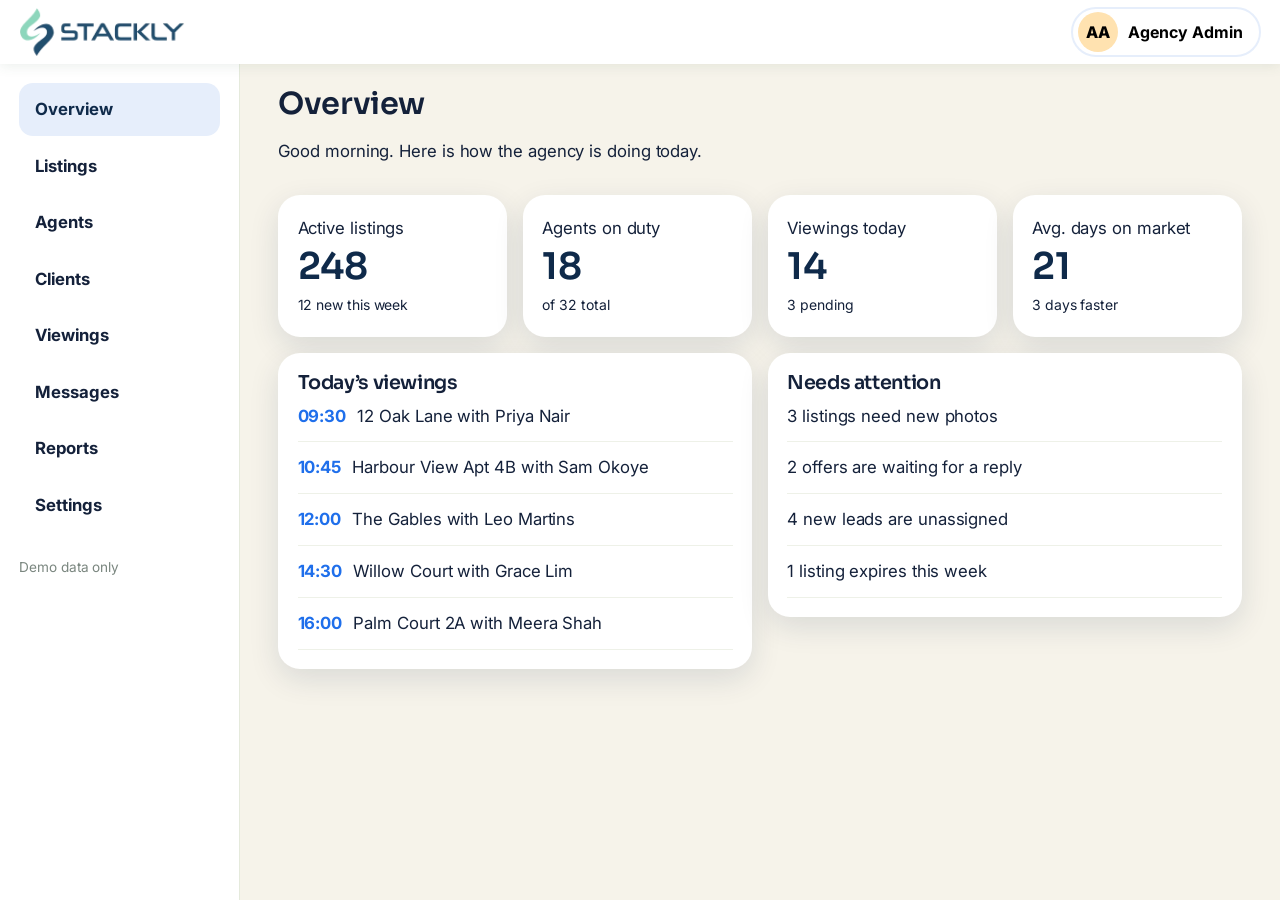
<file: admin-dashboard.html>
<!doctype html>
<html lang="en">
  <head>
    <meta charset="utf-8" />
    <meta name="viewport" content="width=device-width, initial-scale=1" />
    <title>Admin dashboard | Property Listings</title>
    <!-- Fonts -->
    <link rel="preconnect" href="https://fonts.googleapis.com" />
    <link rel="preconnect" href="https://fonts.gstatic.com" crossorigin />
    <link
      rel="stylesheet"
      href="https://fonts.googleapis.com/css2?family=Sora:wght@600;700&family=Inter:wght@400;600;700&display=swap"
    />
    <!-- Stylesheets -->
    <link rel="stylesheet" href="css/styles.css" />
    <link rel="stylesheet" href="css/animations.css" />
    <link rel="stylesheet" href="css/dashboard.css" />
  </head>
  <body class="dash admin">
    <!-- Top bar: logo and profile only -->
    <header class="dtop">
      <div class="dl">
        <button
          class="dmenu"
          id="dm"
          aria-label="Open menu"
          aria-expanded="false"
          aria-controls="side"
        >
          Menu
        </button>
        <a href="index.html"><img src="assets/logo/logo.webp" alt="Property Listings, home" /></a>
      </div>
      <div class="prof">
        <button id="pbtn" aria-expanded="false" aria-controls="pmenu">
          <span class="av">AA</span>
          Agency Admin
        </button>
        <div id="pmenu" hidden><a href="login.html">Log out</a></div>
      </div>
    </header>
    <div class="dbody">
      <!-- Left menu -->
      <aside id="side">
        <nav aria-label="Dashboard menu">
          <a href="#overview" data-view="overview">Overview</a>
          <a href="#listings" data-view="listings">Listings</a>
          <a href="#agents" data-view="agents">Agents</a>
          <a href="#clients" data-view="clients">Clients</a>
          <a href="#viewings" data-view="viewings">Viewings</a>
          <a href="#messages" data-view="messages">Messages</a>
          <a href="#reports" data-view="reports">Reports</a>
          <a href="#settings" data-view="settings">Settings</a>
        </nav>
        <p class="side-note">Demo data only</p>
      </aside>
      <!-- Page content: one view is shown at a time -->
      <main>
        <!-- ===== View: Overview ===== -->
        <section class="view" id="v-overview">
          <h2 tabindex="-1">Overview</h2>
          <p class="lead">Good morning. Here is how the agency is doing today.</p>
          <div class="stat-grid">
            <div class="stat">
              <span>Active listings</span>
              <b>248</b>
              <small>12 new this week</small>
            </div>
            <div class="stat">
              <span>Agents on duty</span>
              <b>18</b>
              <small>of 32 total</small>
            </div>
            <div class="stat">
              <span>Viewings today</span>
              <b>14</b>
              <small>3 pending</small>
            </div>
            <div class="stat">
              <span>Avg. days on market</span>
              <b>21</b>
              <small>3 days faster</small>
            </div>
          </div>
          <div class="two">
            <div class="panel">
              <h3>Today’s viewings</h3>
              <ul class="feed">
                <li>
                  <b>09:30</b>
                  12 Oak Lane with Priya Nair
                </li>
                <li>
                  <b>10:45</b>
                  Harbour View Apt 4B with Sam Okoye
                </li>
                <li>
                  <b>12:00</b>
                  The Gables with Leo Martins
                </li>
                <li>
                  <b>14:30</b>
                  Willow Court with Grace Lim
                </li>
                <li>
                  <b>16:00</b>
                  Palm Court 2A with Meera Shah
                </li>
              </ul>
            </div>
            <div class="panel">
              <h3>Needs attention</h3>
              <ul class="feed">
                <li>3 listings need new photos</li>
                <li>2 offers are waiting for a reply</li>
                <li>4 new leads are unassigned</li>
                <li>1 listing expires this week</li>
              </ul>
            </div>
          </div>
        </section>
        <!-- ===== View: Listings ===== -->
        <section class="view" id="v-listings" hidden>
          <h2 tabindex="-1">Listings</h2>
          <div class="cards" id="svcs">
            <div class="panel">
              <h3>12 Oak Lane, Austin</h3>
              <p>4 bd house, $785,000</p>
              <button class="btn btn-ghost sm sw" aria-pressed="true">Active</button>
            </div>
            <div class="panel">
              <h3>Harbour View Apt 4B, Miami</h3>
              <p>2 bd apartment, $4,800/mo</p>
              <button class="btn btn-ghost sm sw" aria-pressed="true">Active</button>
            </div>
            <div class="panel">
              <h3>The Gables, Denver</h3>
              <p>5 bd villa, $1,250,000</p>
              <button class="btn btn-ghost sm sw" aria-pressed="true">Active</button>
            </div>
            <div class="panel">
              <h3>Willow Court, Chicago</h3>
              <p>3 bd townhouse, $540,000</p>
              <button class="btn btn-ghost sm sw" aria-pressed="true">Active</button>
            </div>
          </div>
          <form class="panel" id="addsvc" novalidate style="margin-top: 1rem">
            <h3>Add a listing</h3>
            <div class="field">
              <label for="sn">Listing title</label>
              <input id="sn" />
              <p class="err" id="sn-err" role="alert"></p>
            </div>
            <button class="btn btn-primary sm" type="submit">Add listing</button>
          </form>
        </section>
        <!-- ===== View: Agents ===== -->
        <section class="view" id="v-agents" hidden>
          <h2 tabindex="-1">Agents</h2>
          <div class="fchips" data-target=".cg" role="group" aria-label="Filter agents">
            <button class="fbtn" data-f="all" aria-pressed="true">All</button>
            <button class="fbtn" data-f="avail" aria-pressed="false">Available</button>
            <button class="fbtn" data-f="shift" aria-pressed="false">On a viewing</button>
            <button class="fbtn" data-f="off" aria-pressed="false">Off today</button>
          </div>
          <div class="cards">
            <div class="panel cg" data-s="avail">
              <span class="av">P</span>
              <h3>Priya Nair</h3>
              <p>Senior agent</p>
              <span class="badge b-ok">Available</span>
            </div>
            <div class="panel cg" data-s="shift">
              <span class="av">S</span>
              <h3>Sam Okoye</h3>
              <p>Rentals specialist</p>
              <span class="badge b-wait">On a viewing</span>
            </div>
            <div class="panel cg" data-s="off">
              <span class="av">L</span>
              <h3>Leo Martins</h3>
              <p>Luxury homes</p>
              <span class="badge b-x">Off today</span>
            </div>
            <div class="panel cg" data-s="shift">
              <span class="av">M</span>
              <h3>Meera Shah</h3>
              <p>Valuations lead</p>
              <span class="badge b-wait">On a viewing</span>
            </div>
            <div class="panel cg" data-s="avail">
              <span class="av">G</span>
              <h3>Grace Lim</h3>
              <p>New homes</p>
              <span class="badge b-ok">Available</span>
            </div>
            <div class="panel cg" data-s="avail">
              <span class="av">D</span>
              <h3>Daniel Reyes</h3>
              <p>Investment advisor</p>
              <span class="badge b-ok">Available</span>
            </div>
          </div>
        </section>
        <!-- ===== View: Clients ===== -->
        <section class="view" id="v-clients" hidden>
          <h2 tabindex="-1">Clients</h2>
          <div class="tools">
            <label class="sr" for="cq">Search clients</label>
            <input id="cq" type="search" data-search="clients" placeholder="Search clients" />
          </div>
          <div class="panel tbl">
            <table id="clients">
              <thead>
                <tr>
                  <th>Client</th>
                  <th>Budget</th>
                  <th>Looking for</th>
                  <th>Agent</th>
                  <th>Lead</th>
                </tr>
              </thead>
              <tbody>
                <tr>
                  <td>Rahul Kumar</td>
                  <td>$600k</td>
                  <td>3 bd house, Austin</td>
                  <td>Priya Nair</td>
                  <td><span class="badge b-x">Hot</span></td>
                </tr>
                <tr>
                  <td>Jenna Lopez</td>
                  <td>$3.5k/mo</td>
                  <td>2 bd apartment</td>
                  <td>Sam Okoye</td>
                  <td><span class="badge b-wait">Warm</span></td>
                </tr>
                <tr>
                  <td>Marco Pinto</td>
                  <td>$1.1m</td>
                  <td>Villa, Miami</td>
                  <td>Leo Martins</td>
                  <td><span class="badge b-x">Hot</span></td>
                </tr>
                <tr>
                  <td>Aisha Khan</td>
                  <td>$450k</td>
                  <td>Condo, Chicago</td>
                  <td>Grace Lim</td>
                  <td><span class="badge b-ok">New</span></td>
                </tr>
                <tr>
                  <td>Tom Becker</td>
                  <td>$900k</td>
                  <td>Family home, Denver</td>
                  <td>Priya Nair</td>
                  <td><span class="badge b-wait">Warm</span></td>
                </tr>
                <tr>
                  <td>Lena Fischer</td>
                  <td>$2.8k/mo</td>
                  <td>Studio</td>
                  <td>Sam Okoye</td>
                  <td><span class="badge b-ok">New</span></td>
                </tr>
              </tbody>
            </table>
          </div>
        </section>
        <!-- ===== View: Viewings ===== -->
        <section class="view" id="v-viewings" hidden>
          <h2 tabindex="-1">Viewings</h2>
          <div class="tools">
            <label class="sr" for="aq">Search viewings</label>
            <input
              id="aq"
              type="search"
              data-search="appt"
              placeholder="Search client, property or agent"
            />
            <label class="sr" for="af">Filter by status</label>
            <select id="af" data-sel="appt">
              <option value="">All statuses</option>
              <option value="ok">Confirmed</option>
              <option value="wait">Pending</option>
              <option value="x">Cancelled</option>
            </select>
          </div>
          <div class="panel tbl">
            <table id="appt">
              <thead>
                <tr>
                  <th>Client</th>
                  <th>Property</th>
                  <th>Agent</th>
                  <th>Time</th>
                  <th>Status</th>
                  <th>Action</th>
                </tr>
              </thead>
              <tbody>
                <tr data-s="ok">
                  <td>Rahul Kumar</td>
                  <td>12 Oak Lane</td>
                  <td>Priya Nair</td>
                  <td>09:30</td>
                  <td><span class="badge b-ok">Confirmed</span></td>
                  <td><button class="btn btn-ghost sm tog">Change status</button></td>
                </tr>
                <tr data-s="wait">
                  <td>Jenna Lopez</td>
                  <td>Harbour View 4B</td>
                  <td>Sam Okoye</td>
                  <td>10:45</td>
                  <td><span class="badge b-wait">Pending</span></td>
                  <td><button class="btn btn-ghost sm tog">Change status</button></td>
                </tr>
                <tr data-s="ok">
                  <td>Marco Pinto</td>
                  <td>The Gables</td>
                  <td>Leo Martins</td>
                  <td>12:00</td>
                  <td><span class="badge b-ok">Confirmed</span></td>
                  <td><button class="btn btn-ghost sm tog">Change status</button></td>
                </tr>
                <tr data-s="x">
                  <td>Aisha Khan</td>
                  <td>Willow Court</td>
                  <td>Grace Lim</td>
                  <td>14:30</td>
                  <td><span class="badge b-x">Cancelled</span></td>
                  <td><button class="btn btn-ghost sm tog">Change status</button></td>
                </tr>
                <tr data-s="wait">
                  <td>Tom Becker</td>
                  <td>Palm Court 2A</td>
                  <td>Meera Shah</td>
                  <td>16:00</td>
                  <td><span class="badge b-wait">Pending</span></td>
                  <td><button class="btn btn-ghost sm tog">Change status</button></td>
                </tr>
              </tbody>
            </table>
          </div>
        </section>
        <!-- ===== View: Messages ===== -->
        <section class="view" id="v-messages" hidden>
          <h2 tabindex="-1">Messages</h2>
          <div class="mail">
            <ul class="inbox">
              <li>
                <button
                  type="button"
                  class="unread"
                  data-from="Sarah W."
                  data-body="Can I book a second viewing of 12 Oak Lane this weekend? My partner could not attend."
                >
                  <b>Sarah W.</b>
                  <span>Can I book a second viewing of 12 …</span>
                </button>
              </li>
              <li>
                <button
                  type="button"
                  class="unread"
                  data-from="Dr. Mehta"
                  data-body="Please send the survey report for Willow Court before Friday. We are ready to make an offer."
                >
                  <b>Dr. Mehta</b>
                  <span>Please send the survey report for …</span>
                </button>
              </li>
              <li>
                <button
                  type="button"
                  class=""
                  data-from="Tom B."
                  data-body="Thank you for the smooth sale. We handed over the keys this morning!"
                >
                  <b>Tom B.</b>
                  <span>Thank you for the smooth sale. We …</span>
                </button>
              </li>
            </ul>
            <div class="panel" id="mview">
              <p id="mhint">Select a message to read it.</p>
              <div id="mopen" hidden>
                <h3 id="mfrom"></h3>
                <p id="mbody"></p>
                <form id="reply" novalidate>
                  <div class="field">
                    <label for="rt">Reply</label>
                    <textarea id="rt" rows="3"></textarea>
                  </div>
                  <button class="btn btn-primary sm" type="submit">Send reply</button>
                  <p class="form-ok" id="rok" role="status" hidden>Reply sent (demo).</p>
                </form>
              </div>
            </div>
          </div>
        </section>
        <!-- ===== View: Reports ===== -->
        <section class="view" id="v-reports" hidden>
          <h2 tabindex="-1">Reports</h2>
          <div class="two">
            <div class="panel">
              <h3>Viewings this week</h3>
              <svg
                class="bars"
                data-v="14,19,11,24,17,22,9"
                data-l="Mon,Tue,Wed,Thu,Fri,Sat,Sun"
                viewBox="0 0 430 185"
                role="img"
                aria-label="Bar chart of viewings per weekday"
              ></svg>
            </div>
            <div class="panel">
              <h3>Listings by type</h3>
              <p>Houses (42%)</p>
              <div
                class="bar"
                role="progressbar"
                aria-label="Houses"
                aria-valuenow="42"
                aria-valuemin="0"
                aria-valuemax="100"
              >
                <i data-p="42"></i>
              </div>
              <p>Apartments (31%)</p>
              <div
                class="bar"
                role="progressbar"
                aria-label="Apartments"
                aria-valuenow="31"
                aria-valuemin="0"
                aria-valuemax="100"
              >
                <i data-p="31"></i>
              </div>
              <p>Villas (15%)</p>
              <div
                class="bar"
                role="progressbar"
                aria-label="Villas"
                aria-valuenow="15"
                aria-valuemin="0"
                aria-valuemax="100"
              >
                <i data-p="15"></i>
              </div>
              <p>Land (12%)</p>
              <div
                class="bar"
                role="progressbar"
                aria-label="Land"
                aria-valuenow="12"
                aria-valuemin="0"
                aria-valuemax="100"
              >
                <i data-p="12"></i>
              </div>
              <button class="btn btn-primary sm" id="exp">Download viewings CSV</button>
            </div>
          </div>
        </section>
        <!-- ===== View: Settings ===== -->
        <section class="view" id="v-settings" hidden>
          <h2 tabindex="-1">Settings</h2>
          <form class="panel" data-validate data-ok="Profile saved (demo only)." novalidate>
            <div class="row2">
              <div class="field">
                <label for="fn">First name</label>
                <input id="fn" value="Agency" data-v="name" data-label="First name" />
                <p class="err" id="fn-err" role="alert"></p>
              </div>
              <div class="field">
                <label for="ln">Last name</label>
                <input id="ln" value="Admin" data-v="name" data-label="Last name" />
                <p class="err" id="ln-err" role="alert"></p>
              </div>
            </div>
            <div class="field">
              <label for="em">Email</label>
              <input id="em" value="admin@propertylistings.example" type="email" data-v="email" />
              <p class="err" id="em-err" role="alert"></p>
            </div>
            <h3>Notifications</h3>
            <p>
              Alerts for new leads
              <button type="button" class="btn btn-ghost sm sw" aria-pressed="true">On</button>
            </p>
            <p>
              Weekly market report
              <button type="button" class="btn btn-ghost sm sw" aria-pressed="false">Off</button>
            </p>
            <button class="btn btn-primary" type="submit">Save changes</button>
            <p class="form-ok" role="status" hidden></p>
          </form>
        </section>
      </main>
    </div>
    <!-- Scripts -->
    <script src="js/validation.js"></script>
    <script src="js/dashboard.js"></script>
  </body>
</html>
</file>
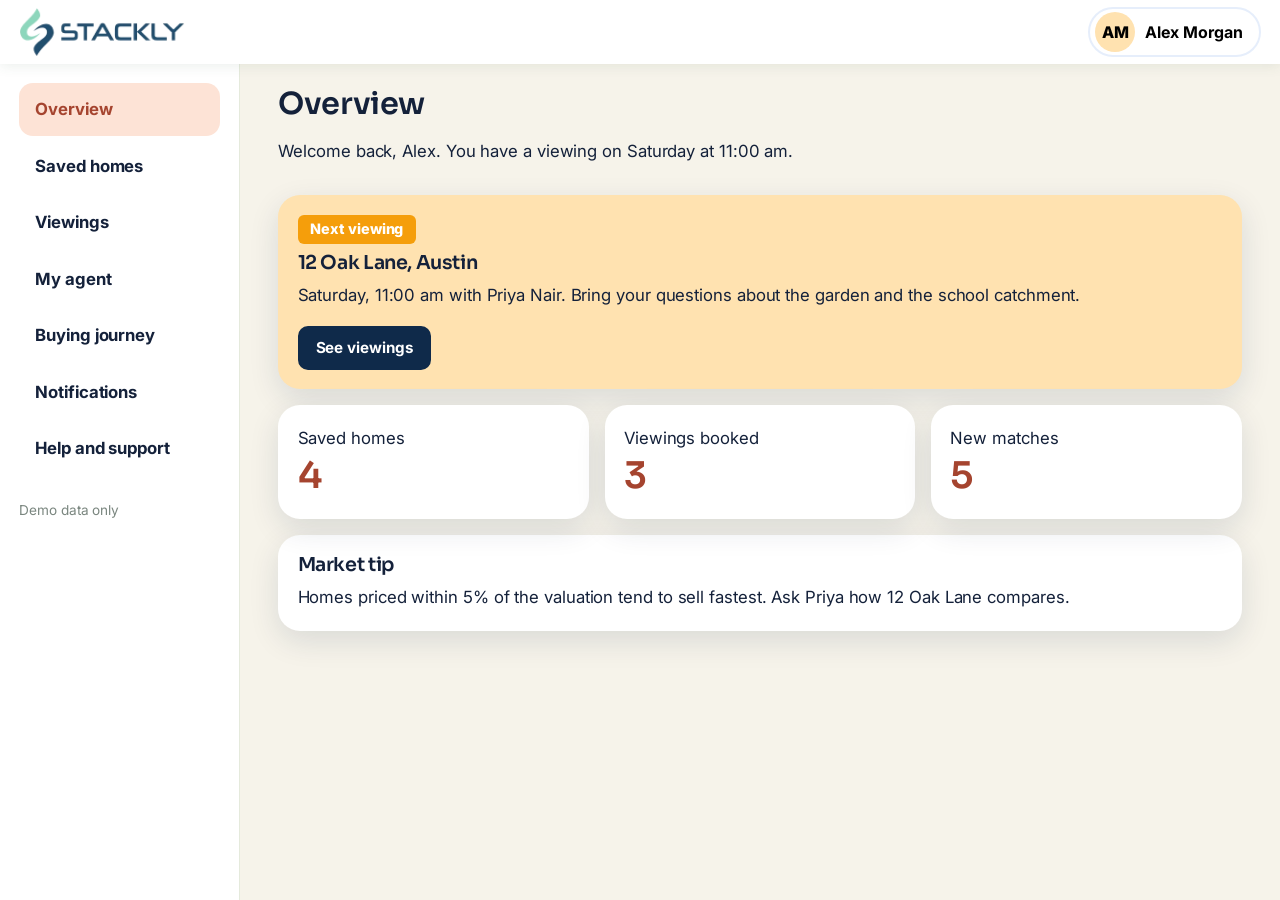
<file: public-dashboard.html>
<!doctype html>
<html lang="en">
  <head>
    <meta charset="utf-8" />
    <meta name="viewport" content="width=device-width, initial-scale=1" />
    <title>Public dashboard | Property Listings</title>
    <!-- Fonts -->
    <link rel="preconnect" href="https://fonts.googleapis.com" />
    <link rel="preconnect" href="https://fonts.gstatic.com" crossorigin />
    <link
      rel="stylesheet"
      href="https://fonts.googleapis.com/css2?family=Sora:wght@600;700&family=Inter:wght@400;600;700&display=swap"
    />
    <!-- Stylesheets -->
    <link rel="stylesheet" href="css/styles.css" />
    <link rel="stylesheet" href="css/animations.css" />
    <link rel="stylesheet" href="css/dashboard.css" />
  </head>
  <body class="dash public">
    <!-- Top bar: logo and profile only -->
    <header class="dtop">
      <div class="dl">
        <button
          class="dmenu"
          id="dm"
          aria-label="Open menu"
          aria-expanded="false"
          aria-controls="side"
        >
          Menu
        </button>
        <a href="index.html"><img src="assets/logo/logo.webp" alt="Property Listings, home" /></a>
      </div>
      <div class="prof">
        <button id="pbtn" aria-expanded="false" aria-controls="pmenu">
          <span class="av">AM</span>
          Alex Morgan
        </button>
        <div id="pmenu" hidden><a href="login.html">Log out</a></div>
      </div>
    </header>
    <div class="dbody">
      <!-- Left menu -->
      <aside id="side">
        <nav aria-label="Dashboard menu">
          <a href="#overview" data-view="overview">Overview</a>
          <a href="#saved" data-view="saved">Saved homes</a>
          <a href="#visits" data-view="visits">Viewings</a>
          <a href="#agent" data-view="agent">My agent</a>
          <a href="#journey" data-view="journey">Buying journey</a>
          <a href="#notes" data-view="notes">Notifications</a>
          <a href="#help" data-view="help">Help and support</a>
        </nav>
        <p class="side-note">Demo data only</p>
      </aside>
      <!-- Page content: one view is shown at a time -->
      <main>
        <!-- ===== View: Overview ===== -->
        <section class="view" id="v-overview">
          <h2 tabindex="-1">Overview</h2>
          <p class="lead">Welcome back, Alex. You have a viewing on Saturday at 11:00 am.</p>
          <div class="panel hero-card">
            <span class="tag">Next viewing</span>
            <h3>12 Oak Lane, Austin</h3>
            <p>
              Saturday, 11:00 am with Priya Nair. Bring your questions about the garden and the
              school catchment.
            </p>
            <a class="btn btn-primary sm" href="#visits">See viewings</a>
          </div>
          <div class="stat-grid">
            <div class="stat">
              <span>Saved homes</span>
              <b>4</b>
            </div>
            <div class="stat">
              <span>Viewings booked</span>
              <b>3</b>
            </div>
            <div class="stat">
              <span>New matches</span>
              <b>5</b>
            </div>
          </div>
          <div class="panel" style="margin-top: 1rem">
            <h3>Market tip</h3>
            <p>
              Homes priced within 5% of the valuation tend to sell fastest. Ask Priya how 12 Oak
              Lane compares.
            </p>
          </div>
        </section>
        <!-- ===== View: Saved homes ===== -->
        <section class="view" id="v-saved" hidden>
          <h2 tabindex="-1">Saved homes</h2>
          <div class="fchips" data-target=".cg" role="group" aria-label="Filter saved homes">
            <button class="fbtn" data-f="all" aria-pressed="true">All</button>
            <button class="fbtn" data-f="buy" aria-pressed="false">To buy</button>
            <button class="fbtn" data-f="rent" aria-pressed="false">To rent</button>
          </div>
          <div class="cards">
            <div class="panel cg" data-s="buy">
              <span class="badge b-ok">For sale</span>
              <h3 style="margin-top: 0.5rem">12 Oak Lane, Austin</h3>
              <p>
                <strong>$785,000</strong>
                <br />
                4 bd · 3 ba
              </p>
              <button class="btn btn-ghost sm" data-remove>Remove</button>
            </div>
            <div class="panel cg" data-s="rent">
              <span class="badge b-wait">For rent</span>
              <h3 style="margin-top: 0.5rem">Harbour View 4B, Miami</h3>
              <p>
                <strong>$4,800/mo</strong>
                <br />
                2 bd · 2 ba
              </p>
              <button class="btn btn-ghost sm" data-remove>Remove</button>
            </div>
            <div class="panel cg" data-s="buy">
              <span class="badge b-ok">For sale</span>
              <h3 style="margin-top: 0.5rem">The Gables, Denver</h3>
              <p>
                <strong>$1,250,000</strong>
                <br />
                5 bd · 4 ba
              </p>
              <button class="btn btn-ghost sm" data-remove>Remove</button>
            </div>
            <div class="panel cg" data-s="buy">
              <span class="badge b-ok">For sale</span>
              <h3 style="margin-top: 0.5rem">Willow Court, Chicago</h3>
              <p>
                <strong>$540,000</strong>
                <br />
                3 bd · 2 ba
              </p>
              <button class="btn btn-ghost sm" data-remove>Remove</button>
            </div>
          </div>
        </section>
        <!-- ===== View: Viewings ===== -->
        <section class="view" id="v-visits" hidden>
          <h2 tabindex="-1">Viewings</h2>
          <div class="two">
            <div class="panel">
              <h3>Upcoming</h3>
              <ul class="feed" id="upcoming">
                <li>Saturday, 11:00 am: 12 Oak Lane with Priya</li>
                <li>Next Tuesday, 5:30 pm: Harbour View 4B with Sam</li>
              </ul>
              <h3 style="margin-top: 1.2rem">Past viewings</h3>
              <ul class="feed">
                <li>Last Sunday: Willow Court, completed</li>
                <li>Two weeks ago: The Gables, completed</li>
              </ul>
            </div>
            <form class="panel" id="req" novalidate>
              <h3>Book a viewing</h3>
              <div class="field">
                <label for="svc">Property</label>
                <select id="svc">
                  <option>12 Oak Lane, Austin</option>
                  <option>Harbour View 4B, Miami</option>
                  <option>The Gables, Denver</option>
                  <option>Willow Court, Chicago</option>
                </select>
              </div>
              <div class="field">
                <label for="dt">Preferred date</label>
                <input id="dt" type="date" />
                <p class="err" id="dt-err" role="alert"></p>
              </div>
              <button class="btn btn-primary" type="submit">Request viewing</button>
              <p class="form-ok" id="req-ok" role="status" hidden></p>
            </form>
          </div>
        </section>
        <!-- ===== View: My agent ===== -->
        <section class="view" id="v-agent" hidden>
          <h2 tabindex="-1">My agent</h2>
          <div class="two">
            <div class="panel profile">
              <span class="av big">PN</span>
              <h3>Priya Nair</h3>
              <p><strong>Senior agent</strong></p>
              <p>
                Your agent for 3 months. Knows Austin’s neighbourhoods, schools and market inside
                out.
              </p>
              <ul class="feed">
                <li>Languages: English, Hindi</li>
                <li>Specialises in family homes</li>
                <li>Usually available Mon to Sat</li>
              </ul>
            </div>
            <div class="panel">
              <h3>Rate Priya’s service</h3>
              <div class="stars" role="group" aria-label="Rating">
                <button type="button" aria-label="1 star" aria-pressed="false">★</button>
                <button type="button" aria-label="2 stars" aria-pressed="false">★</button>
                <button type="button" aria-label="3 stars" aria-pressed="false">★</button>
                <button type="button" aria-label="4 stars" aria-pressed="false">★</button>
                <button type="button" aria-label="5 stars" aria-pressed="false">★</button>
              </div>
              <p id="rate-out" role="status"></p>
              <form id="note" novalidate>
                <div class="field">
                  <label for="nt">Send Priya a note</label>
                  <textarea id="nt" rows="3"></textarea>
                </div>
                <button class="btn btn-primary sm" type="submit">Send note</button>
                <p class="form-ok" id="nok" role="status" hidden>Note sent (demo).</p>
              </form>
            </div>
          </div>
        </section>
        <!-- ===== View: Buying journey ===== -->
        <section class="view" id="v-journey" hidden>
          <h2 tabindex="-1">Buying journey</h2>
          <div class="panel pcheck">
            <h3>My buying checklist</h3>
            <div
              class="bar"
              role="progressbar"
              aria-label="Checklist progress"
              aria-valuemin="0"
              aria-valuemax="100"
              aria-valuenow="0"
            >
              <i data-p="0"></i>
            </div>
            <p class="cnt" aria-live="polite"></p>
            <label class="gl">
              <input type="checkbox" checked />
              Set a budget and deposit target
            </label>
            <label class="gl">
              <input type="checkbox" checked />
              Get a mortgage pre-approval
            </label>
            <label class="gl">
              <input type="checkbox" checked />
              Shortlist five homes
            </label>
            <label class="gl">
              <input type="checkbox" />
              View the shortlisted homes
            </label>
            <label class="gl">
              <input type="checkbox" />
              Choose a favourite and make an offer
            </label>
            <label class="gl">
              <input type="checkbox" />
              Arrange a survey and inspection
            </label>
            <label class="gl">
              <input type="checkbox" />
              Finalise legal paperwork
            </label>
            <label class="gl">
              <input type="checkbox" />
              Collect your keys
            </label>
          </div>
          <div class="two">
            <div class="panel">
              <h3>Area price index</h3>
              <svg
                class="line"
                data-v="5,5,6,6,7,8"
                viewBox="0 0 420 170"
                role="img"
                aria-label="Line chart of the local price index over six months"
              ></svg>
            </div>
            <div class="panel">
              <h3>Search progress</h3>
              <p>Shortlist</p>
              <div
                class="bar"
                role="progressbar"
                aria-label="Shortlist"
                aria-valuenow="60"
                aria-valuemin="0"
                aria-valuemax="100"
              >
                <i data-p="60"></i>
              </div>
              <p>Pre-approval</p>
              <div
                class="bar"
                role="progressbar"
                aria-label="Pre-approval"
                aria-valuenow="100"
                aria-valuemin="0"
                aria-valuemax="100"
              >
                <i data-p="100"></i>
              </div>
              <p>Paperwork</p>
              <div
                class="bar"
                role="progressbar"
                aria-label="Paperwork"
                aria-valuenow="25"
                aria-valuemin="0"
                aria-valuemax="100"
              >
                <i data-p="25"></i>
              </div>
            </div>
          </div>
        </section>
        <!-- ===== View: Notifications ===== -->
        <section class="view" id="v-notes" hidden>
          <h2 tabindex="-1">Notifications</h2>
          <div class="panel">
            <ul class="feed" id="notes">
              <li class="unread">
                A new 3 bd house matching your search was listed in Austin.
                <button class="link-btn dismiss">Dismiss</button>
              </li>
              <li class="unread">
                The price of The Gables dropped by 3%.
                <button class="link-btn dismiss">Dismiss</button>
              </li>
              <li class="unread">
                Your viewing on Saturday is confirmed.
                <button class="link-btn dismiss">Dismiss</button>
              </li>
            </ul>
            <button class="btn btn-ghost sm" id="readall">Mark all as read</button>
          </div>
        </section>
        <!-- ===== View: Help and support ===== -->
        <section class="view" id="v-help" hidden>
          <h2 tabindex="-1">Help and support</h2>
          <div class="two">
            <div class="panel">
              <h3>Contact us</h3>
              <p>
                <strong>Phone</strong>
                <br />
                +1 (555) 010-0142
              </p>
              <p>
                <strong>Email</strong>
                <br />
                hello@propertylistings.example
              </p>
              <p>
                <strong>Hours</strong>
                <br />
                Mon to Sat, 9am to 7pm
              </p>
              <div class="faq" style="margin-top: 1rem">
                <details>
                  <summary>Can I change a viewing?</summary>
                  <p>Yes. Request a new date and your agent will confirm.</p>
                </details>
                <details>
                  <summary>Are saved homes private?</summary>
                  <p>Only you and your agent can see them.</p>
                </details>
              </div>
            </div>
            <form
              class="panel"
              data-validate
              data-ok="Thanks! We will call you back (demo only)."
              novalidate
            >
              <h3>Request a callback</h3>
              <div class="field">
                <label for="cn">Your name</label>
                <input id="cn" value="" data-v="name" data-label="Name" />
                <p class="err" id="cn-err" role="alert"></p>
              </div>
              <div class="field">
                <label for="ce">Email</label>
                <input id="ce" value="" type="email" data-v="email" />
                <p class="err" id="ce-err" role="alert"></p>
              </div>
              <button class="btn btn-primary" type="submit">Request callback</button>
              <p class="form-ok" role="status" hidden></p>
            </form>
          </div>
        </section>
      </main>
    </div>
    <!-- Scripts -->
    <script src="js/validation.js"></script>
    <script src="js/dashboard.js"></script>
  </body>
</html>
</file>
<file: css/styles.css>
/* ========== DESIGN TOKENS ========== */
:root {
  --cream: #f4f7fb;
  --white: #ffffff;
  --sage: #8fb3ee;
  --sage-l: #e6eefb;
  --sage-d: #0f2a4a;
  --teal: #1f6feb;
  --peach: #ffe2b0;
  --coral: #f59e0b;
  --lav: #e1e7f5;
  --orange: #d97706;
  --ink: #14213a;
  --r: 14px;
  --sh: 0 10px 30px rgba(15, 42, 74, 0.12);
}
/* ========== RESET AND BASE ========== */
* {
  box-sizing: border-box;
  margin: 0;
  padding: 0;
}
html {
  scroll-behavior: smooth;
  overflow-x: clip;
}
body {
  font:
    1.125rem/1.7 Inter,
    system-ui,
    sans-serif;
  color: var(--ink);
  background: var(--cream);
  overflow-x: clip;
}
h1,
h2,
h3 {
  font-family: Sora, Georgia, serif;
  font-weight: 600;
  line-height: 1.1;
}
h1 {
  font-size: clamp(2.6rem, 6vw, 5rem);
}
h2 {
  font-size: clamp(2rem, 4vw, 3.2rem);
  margin-bottom: 1rem;
}
h3 {
  font-size: 1.5rem;
}
img {
  max-width: 100%;
  display: block;
}
a {
  color: inherit;
}
:focus-visible {
  outline: 3px solid var(--teal);
  outline-offset: 3px;
  border-radius: 8px;
}
.wrap {
  width: min(1200px, 92vw);
  margin-inline: auto;
}
section {
  padding: clamp(3.5rem, 8vw, 7rem) 0;
}
.lead {
  max-width: 56ch;
  margin: 1rem 0 1.8rem;
}
/* ========== BUTTONS ========== */
.btn {
  display: inline-flex;
  align-items: center;
  justify-content: center;
  min-height: 52px;
  padding: 0.9rem 1.8rem;
  border-radius: 999px;
  border: 2px solid var(--sage-d);
  font:
    700 1.05rem Inter,
    sans-serif;
  text-decoration: none;
  cursor: pointer;
  transition:
    background 0.25s,
    color 0.25s;
}
.btn-primary {
  background: var(--sage-d);
  color: #fff;
}
.btn-primary:hover {
  background: var(--teal);
  border-color: var(--teal);
}
.btn-ghost {
  background: transparent;
  color: var(--sage-d);
}
.btn-ghost:hover {
  background: var(--sage-l);
}
.btns {
  display: flex;
  flex-wrap: wrap;
  gap: 1rem;
}
/* ========== NAVBAR ========== */
#site-nav {
  position: sticky;
  top: 0;
  z-index: 50;
}
.nav {
  display: grid;
  grid-template-columns: 1fr auto 1fr;
  align-items: center;
  padding: 0.4rem max(4vw, calc((100% - 1200px) / 2));
  background: rgba(251, 246, 236, 0.92);
  backdrop-filter: blur(10px);
}
.brand img {
  height: 60px;
  width: auto;
  max-width: 200px;
  object-fit: contain;
}
.nav ul {
  display: flex;
  align-items: center;
  gap: 1.4rem;
  list-style: none;
}
.nav a {
  text-decoration: none;
  font-weight: 700;
}
.nav a[aria-current="page"] {
  color: var(--teal);
  box-shadow: 0 3px 0 var(--coral);
}
.nav .btn {
  min-height: 44px;
  padding: 0.5rem 1.2rem;
  box-shadow: none;
  color: #fff;
}
.burger {
  display: none;
  width: 52px;
  height: 52px;
  border: 0;
  border-radius: 50%;
  background: var(--sage-l);
  cursor: pointer;
  flex-direction: column;
  justify-content: center;
  align-items: center;
  gap: 5px;
}
.burger span {
  width: 22px;
  height: 3px;
  background: var(--sage-d);
  border-radius: 2px;
  transition:
    transform 0.3s,
    opacity 0.3s;
}
.burger[aria-expanded="true"] span:nth-child(1) {
  transform: translateY(8px) rotate(45deg);
}
.burger[aria-expanded="true"] span:nth-child(2) {
  opacity: 0;
}
.burger[aria-expanded="true"] span:nth-child(3) {
  transform: translateY(-8px) rotate(-45deg);
}
@media (max-width: 900px) {
  .nav {
    display: flex;
    justify-content: space-between;
  }
  .burger {
    display: flex;
  }
  .menu {
    display: flex;
    flex-direction: column;
    position: absolute;
    top: 100%;
    left: 0;
    right: 0;
    padding: 1rem 4vw 1.5rem;
    background: var(--cream);
    box-shadow: var(--sh);
    transform: translateY(-12px);
    opacity: 0;
    visibility: hidden;
    transition: 0.3s;
  }
  .menu.open {
    transform: none;
    opacity: 1;
    visibility: visible;
  }
  .nav ul {
    flex-direction: column;
    align-items: stretch;
    gap: 0;
  }
  .nav li a {
    display: block;
    padding: 0.7rem 0;
  }
  .nav .btn {
    display: inline-flex;
  }
  .nav .auth {
    margin-top: 0.5rem;
  }
}
/* ========== HOME HERO ========== */
.hero {
  display: grid;
  grid-template-columns: 1.1fr 0.9fr;
  gap: 3rem;
  align-items: center;
  padding-block: 3rem 4rem;
}
.eyebrow {
  font-weight: 700;
  color: var(--teal);
  margin-bottom: 1rem;
}
.w {
  display: inline-block;
  overflow: hidden;
  vertical-align: top;
  padding-bottom: 0.08em;
}
.w > span {
  display: inline-block;
}
.hero-vis {
  position: relative;
  isolation: isolate;
}
.hero-img,
.ph {
  background: var(--peach);
  overflow: hidden;
}
.hero-img {
  aspect-ratio: 4/5;
  border-radius: 220px 220px var(--r) var(--r);
  box-shadow: var(--sh);
}
.hero-img img,
.ph img {
  width: 100%;
  height: 100%;
  object-fit: cover;
}
.float {
  position: absolute;
  padding: 0.8rem 1.1rem;
  border-radius: 20px;
  background: rgba(255, 253, 248, 0.82);
  backdrop-filter: blur(12px);
  box-shadow: var(--sh);
  font-size: 0.95rem;
  line-height: 1.3;
}
.f1 {
  left: -8%;
  bottom: 14%;
}
.f2 {
  right: -4%;
  top: 10%;
}
.bento-deco {
  position: absolute;
  right: -6%;
  bottom: -6%;
  width: 42%;
  display: grid;
  grid-template-columns: repeat(3, 1fr);
  gap: 8px;
  z-index: -1;
}
.bento-deco i {
  aspect-ratio: 1;
  border-radius: 18px;
}
.bento-deco i:nth-child(1) {
  background: var(--sage);
  grid-column: span 2;
  aspect-ratio: 2/1;
}
.bento-deco i:nth-child(2) {
  background: var(--lav);
}
.bento-deco i:nth-child(3) {
  background: var(--coral);
}
.bento-deco i:nth-child(4) {
  background: var(--peach);
  grid-column: span 2;
  aspect-ratio: 2/1;
}
@media (max-width: 900px) {
  .hero {
    grid-template-columns: 1fr;
    gap: 2rem;
  }
  .hero-vis {
    max-width: 520px;
    width: 100%;
    margin-inline: auto;
  }
  .f1 {
    left: 0;
  }
  .f2 {
    right: 0;
  }
  .bento-deco {
    right: 0;
    bottom: -4%;
  }
}
/* ========== HOME SECTIONS: STATS, SERVICE CARDS, SPLIT LAYOUT, CTA ========== */
.stats {
  background: var(--sage-l);
}
.stats .wrap {
  display: grid;
  grid-template-columns: repeat(auto-fit, minmax(200px, 1fr));
  gap: 2rem;
  text-align: center;
}
.stats .wrap > div {
  padding: 0 0.5rem;
}
.stats strong {
  display: block;
  font:
    600 clamp(2.6rem, 5vw, 4rem)/1 Sora,
    serif;
  color: var(--sage-d);
}
.grid3 {
  display: grid;
  grid-template-columns: repeat(auto-fit, minmax(260px, 1fr));
  gap: 1.5rem;
}
.scard {
  position: relative;
  aspect-ratio: 3/4;
  border-radius: var(--r);
  overflow: hidden;
  background: var(--lav);
  box-shadow: var(--sh);
  isolation: isolate;
}
.scard img {
  position: absolute;
  inset: 0;
  width: 100%;
  height: 100%;
  object-fit: cover;
  transition: transform 0.6s;
  z-index: -1;
}
.scard .ov {
  position: absolute;
  inset: auto 0 0;
  padding: 1.6rem;
  color: #fff;
  background: linear-gradient(transparent, rgba(30, 52, 42, 0.85));
}
.scard p {
  max-height: 0;
  opacity: 0;
  overflow: hidden;
  transition:
    max-height 0.5s,
    opacity 0.4s;
}
.scard:hover img,
.scard:focus-within img {
  transform: scale(1.08);
}
.scard:hover p,
.scard:focus-within p {
  max-height: 9em;
  opacity: 1;
  margin-top: 0.5rem;
}
@media (hover: none) {
  .scard p {
    max-height: 9em;
    opacity: 1;
    margin-top: 0.5rem;
  }
}
.split {
  display: grid;
  grid-template-columns: 1fr 1fr;
  gap: 3.5rem;
  align-items: center;
}
.split .ph {
  aspect-ratio: 5/4;
  border-radius: var(--r);
  box-shadow: var(--sh);
}
.split ul {
  list-style: none;
  display: grid;
  gap: 0.8rem;
  margin-top: 1rem;
}
.split li::before {
  content: "✓";
  color: var(--coral);
  font-weight: 800;
  margin-right: 0.7rem;
}
@media (max-width: 800px) {
  .split {
    grid-template-columns: 1fr;
  }
}
.spot {
  position: relative;
  overflow: hidden;
}
.spot::after {
  content: "";
  position: absolute;
  inset: 0;
  pointer-events: none;
  background: radial-gradient(
    260px circle at var(--x, 50%) var(--y, 50%),
    rgba(255, 255, 255, 0.35),
    transparent 70%
  );
  opacity: 0;
  transition: opacity 0.3s;
}
.spot:hover::after {
  opacity: 1;
}
.cta {
  background: var(--peach);
  border-radius: var(--r);
  padding: clamp(2rem, 6vw, 4.5rem);
  display: grid;
  grid-template-columns: 1.2fr 1fr;
  gap: 2rem;
  align-items: center;
}
.cta address {
  font-style: normal;
  display: grid;
  gap: 0.3rem;
}
@media (max-width: 800px) {
  .cta {
    grid-template-columns: 1fr;
  }
}
/* ========== FORMS AND CARDS ========== */
.card {
  background: var(--white);
  border-radius: var(--r);
  padding: clamp(1.5rem, 4vw, 2.8rem);
  box-shadow: var(--sh);
}
.field {
  margin-bottom: 0.4rem;
}
.field label {
  display: block;
  font-weight: 700;
  margin-bottom: 0.35rem;
}
.field input,
.field textarea {
  width: 100%;
  min-height: 52px;
  padding: 0.8rem 1rem;
  font: inherit;
  border: 2px solid #cfd9c9;
  border-radius: 16px;
  background: #fff;
}
.field input[aria-invalid="true"],
.field textarea[aria-invalid="true"] {
  border-color: #b3261e;
}
.field input[type="checkbox"] {
  width: 24px;
  min-height: 24px;
  margin-right: 0.6rem;
  vertical-align: middle;
}
.err {
  color: #b3261e;
  font-size: 0.95rem;
  margin-top: 0.3rem;
  min-height: 1.6rem; /* reserved so the layout does not jump when an error appears */
}
.row2 {
  display: grid;
  grid-template-columns: 1fr 1fr;
  gap: 1rem;
}
@media (max-width: 600px) {
  .row2 {
    grid-template-columns: 1fr;
  }
}
.pw {
  position: relative;
}
.pw input {
  padding-right: 5.5rem;
}
.pw-toggle {
  position: absolute;
  right: 0.5rem;
  top: 50%;
  transform: translateY(-50%);
  min-height: 40px;
  padding: 0 0.9rem;
  border: 0;
  border-radius: 12px;
  background: var(--sage-l);
  font: 700 0.95rem Inter;
  cursor: pointer;
}
.form-ok {
  background: var(--sage-l);
  color: var(--sage-d);
  padding: 1rem;
  border-radius: 16px;
  margin-top: 1rem;
  font-weight: 700;
}
.link-btn {
  background: none;
  border: 0;
  color: var(--teal);
  font: 700 1rem Inter;
  text-decoration: underline;
  cursor: pointer;
  min-height: 44px;
}
.roles {
  display: flex;
  gap: 1.5rem;
  border: 0;
  margin-bottom: 1.2rem;
}
.roles label {
  display: flex;
  gap: 0.5rem;
  align-items: center;
  font-weight: 700;
}
.page-hero {
  padding-block: 3rem 1rem;
}
/* ========== FOOTER ========== */
footer {
  background: var(--sage-l);
  border-radius: 48px 48px 0 0;
  margin-top: 4rem;
  padding-top: 4rem;
  overflow: hidden;
}
.foot-grid {
  display: grid;
  grid-template-columns: 1.5fr 1fr 1fr 1.2fr;
  gap: 2.5rem;
}
@media (max-width: 800px) {
  .foot-grid {
    grid-template-columns: 1fr 1fr;
  }
}
@media (max-width: 520px) {
  .foot-grid {
    grid-template-columns: 1fr;
  }
}
.foot-col img {
  height: 72px;
  width: auto;
  max-width: 220px;
  object-fit: contain;
  margin-bottom: 1rem;
  padding: 0.35rem 0.65rem;
  border-radius: 8px;
  background: #fff;
}
.foot-col h3 {
  font-size: 1.15rem;
  margin-bottom: 0.8rem;
}
.foot-col ul {
  list-style: none;
  display: grid;
  gap: 0.3rem;
}
.foot-col a {
  text-decoration: none;
  position: relative;
}
.foot-col li a::after {
  content: "";
  position: absolute;
  left: 0;
  bottom: -2px;
  height: 2px;
  width: 100%;
  background: var(--coral);
  transform: scaleX(0);
  transform-origin: left;
  transition: transform 0.3s;
}
.foot-col li a:hover::after {
  transform: scaleX(1);
}
.social {
  display: flex;
  gap: 0.7rem;
  margin-top: 1rem;
}
.social a {
  display: grid;
  place-items: center;
  width: 48px;
  height: 48px;
  border-radius: 50%;
  background: var(--white);
  font-weight: 800;
  transition:
    transform 0.25s,
    background 0.25s;
}
.social svg {
  width: 21px;
  height: 21px;
  fill: currentColor;
}
.social a:nth-child(2) svg {
  fill: none;
  stroke: currentColor;
  stroke-width: 1.8;
}
.social a:nth-child(2) .social-dot {
  fill: currentColor;
  stroke: none;
}
.social .social-play {
  fill: var(--sage-d);
}
.social a:hover {
  background: var(--peach);
  transform: translateY(-3px);
}
.big-type {
  font:
    700 clamp(4rem, 17vw, 14rem)/0.9 Sora,
    serif;
  color: transparent;
  -webkit-text-stroke: 2px var(--sage);
  white-space: nowrap;
  margin-top: 2.5rem;
  text-align: center;
}
.copy {
  padding: 1.2rem 0 1.8rem;
  display: flex;
  flex-wrap: wrap;
  gap: 1rem;
  justify-content: space-between;
  font-size: 0.95rem;
}
/* ========== 404 PAGE ========== */
.nf {
  min-height: 100vh;
  display: grid;
  place-content: center;
  text-align: center;
  gap: 1rem;
  padding: 2rem;
  position: relative;
  overflow: hidden;
}
.nf .num {
  font:
    700 clamp(7rem, 28vw, 18rem)/1 Sora,
    serif;
  color: var(--sage-d);
}
.nf .btns {
  justify-content: center;
}
.nf img {
  margin: 0 auto;
  height: 72px;
  width: auto;
  object-fit: contain;
}
.page-hero + section {
  padding-top: 1.5rem;
}
.bcard .ph {
  aspect-ratio: 4/3;
  border-radius: 20px;
  margin-bottom: 1rem;
}
.bcard h3 {
  margin-bottom: 0.5rem;
}
.more {
  margin-top: 0.8rem;
}
.legal {
  max-width: 820px;
  margin: 0 auto 3rem;
}
.legal h2 {
  font-size: 1.5rem;
  margin: 1.6rem 0 0.4rem;
}
.card.spot {
  position: relative;
}
/* ========== NAVBAR (CENTERED LAYOUT) AND PAGE HEROES ========== */
.menu {
  display: contents;
}
.nav .auth {
  justify-self: end;
}
.phero {
  display: grid;
  grid-template-columns: 1.1fr 0.9fr;
  gap: 3rem;
  align-items: center;
  padding-block: 2.5rem 3rem;
}
.phero + section {
  padding-top: 1.5rem;
}
.pvis {
  position: relative;
  isolation: isolate;
  min-height: 280px;
}
.ph-arch {
  aspect-ratio: 1;
  border-radius: 42% 58% 55% 45%/50% 45% 55% 50%;
  box-shadow: var(--sh);
}
.pbadge {
  position: absolute;
  padding: 0.8rem 1.2rem;
  border-radius: 20px;
  background: rgba(255, 253, 248, 0.9);
  backdrop-filter: blur(12px);
  box-shadow: var(--sh);
  line-height: 1.2;
}
.pbadge b {
  font:
    600 2rem Sora,
    serif;
  color: var(--sage-d);
  margin-right: 0.3rem;
}
.pbadge.b1 {
  left: -4%;
  top: 12%;
}
.pbadge.b2 {
  right: -2%;
  bottom: 10%;
}
.chips {
  display: flex;
  flex-wrap: wrap;
  gap: 0.9rem;
  align-content: center;
  min-height: 320px;
}
.pchip {
  padding: 0.9rem 1.5rem;
  border-radius: 999px;
  font-weight: 800;
  box-shadow: var(--sh);
}
.pchip:nth-child(6n + 1) {
  background: var(--sage-l);
}
.pchip:nth-child(6n + 2) {
  background: var(--peach);
}
.pchip:nth-child(6n + 3) {
  background: var(--lav);
}
.pchip:nth-child(6n + 4) {
  background: #f8d5cb;
}
.pchip:nth-child(6n + 5) {
  background: #cfe6e6;
}
.pchip:nth-child(6n) {
  background: var(--white);
}
.pcard3d {
  max-width: 420px;
  margin-inline: auto;
}
.pcard3d .ph {
  aspect-ratio: 4/3;
  border-radius: 20px;
  margin-bottom: 1rem;
}
.tag {
  display: inline-block;
  padding: 0.15rem 0.8rem;
  border-radius: 999px;
  background: var(--peach);
  font-weight: 800;
  font-size: 0.9rem;
  margin-bottom: 0.5rem;
}
.topics {
  display: flex;
  flex-wrap: wrap;
  gap: 0.6rem;
  margin-top: 1.2rem;
  justify-content: center;
}
.topics span {
  padding: 0.4rem 1rem;
  border-radius: 999px;
  border: 2px solid var(--sage);
  font-weight: 700;
}
.pinfo {
  display: flex;
  flex-direction: column;
  margin-bottom: 1rem;
  padding: 1.2rem 1.6rem;
}
.pinfo b {
  color: var(--teal);
}
.ring {
  position: absolute;
  right: -8%;
  top: -14%;
  width: 60%;
  aspect-ratio: 1;
  border-radius: 50%;
  border: 3px solid var(--sage);
  z-index: -1;
  animation: pulse 3.2s ease-out infinite;
}
@media (max-width: 900px) {
  .phero {
    grid-template-columns: 1fr;
  }
  .pbadge.b1 {
    left: 0;
  }
  .pbadge.b2 {
    right: 0;
  }
}

/* ========== HOME PAGE REFRESH ========== */
.home-page {
  --home-ink: #14213a;
  --home-accent: #1f6feb;
}
.home-hero {
  position: relative;
  isolation: isolate;
  width: 100%;
  max-width: none;
  margin: 0;
  padding: clamp(4rem, 8vw, 7rem) max(4vw, calc((100% - 1200px) / 2));
  grid-template-columns: 1.05fr 0.95fr;
  gap: clamp(2rem, 6vw, 5rem);
  color: #fff;
  background: #10233f;
}
.home-hero::before {
  content: "";
  position: absolute;
  z-index: -1;
  inset: 0 0 0 52%;
  background:
    radial-gradient(ellipse at 75% 20%, rgba(31, 111, 235, 0.42), transparent 50%),
    linear-gradient(135deg, #10233f, #193c66);
}
.home-hero .eyebrow {
  color: #a9c9ff;
  text-transform: uppercase;
  letter-spacing: 0.14em;
  font-size: 0.84rem;
}
.home-hero h1 {
  max-width: 10ch;
  letter-spacing: -0.055em;
}
.home-hero .lead {
  max-width: 48ch;
  color: #d3def0;
}
.home-hero .hero-img {
  aspect-ratio: 1 / 1.08;
  border-radius: 48% 48% 18px 18px;
  box-shadow: 0 30px 70px rgba(0, 0, 0, 0.28);
}
.home-hero .float {
  color: var(--home-ink);
  border: 1px solid rgba(255, 255, 255, 0.55);
}
.home-hero .bento-deco {
  opacity: 0.75;
}
.home-hero .search {
  border: 1px solid rgba(20, 33, 58, 0.1);
  box-shadow: 0 18px 48px rgba(0, 0, 0, 0.22);
}
.home-hero .search input,
.home-hero .search select {
  border-color: #e7ebf2;
  font-size: 0.96rem;
}
.home-hero .search .btn {
  min-height: 52px;
}
.hero-note {
  margin-top: 1.25rem;
  color: #d3def0;
  font-size: 0.92rem;
}
.hero-note span {
  color: #f7c873;
  margin-right: 0.35rem;
}
.home-page .marquee {
  background: #f0f4fb;
  color: #17345b;
}
.home-page .marquee span::after {
  color: var(--home-accent);
  content: "✳";
}
.home-page .stats {
  background: #fff;
  border-bottom: 1px solid #e6ebf2;
}
.home-page .stats .wrap {
  gap: 1rem;
}
.home-page .stats .wrap > div {
  padding: 0.6rem;
  color: #64728a;
  font-size: 0.95rem;
}
.home-page .stats strong {
  margin-bottom: 0.45rem;
  font-size: clamp(2.2rem, 4vw, 3.2rem);
}
.neighborhood-section {
  padding-top: clamp(4rem, 8vw, 7rem);
}
.section-heading {
  display: flex;
  align-items: end;
  justify-content: space-between;
  gap: 2rem;
  margin-bottom: 2rem;
}
.section-heading h2 {
  margin-bottom: 0;
  max-width: 17ch;
  letter-spacing: -0.045em;
}
.section-heading .lead {
  margin-bottom: 0;
}
.text-link {
  flex: 0 0 auto;
  padding-bottom: 0.35rem;
  color: var(--home-accent);
  font-weight: 700;
  text-decoration-thickness: 1px;
  text-underline-offset: 0.25em;
}
.neighborhood-grid {
  display: grid;
  grid-template-columns: 1.25fr 1fr 1fr;
  gap: 1rem;
}
.neighborhood-card {
  position: relative;
  display: flex;
  min-height: 350px;
  align-items: end;
  overflow: hidden;
  border-radius: 20px;
  background: #263b55;
  color: #fff;
  text-decoration: none;
  isolation: isolate;
}
.neighborhood-card::after {
  position: absolute;
  z-index: -1;
  content: "";
  inset: 30% 0 0;
  background: linear-gradient(transparent, rgba(10, 21, 37, 0.86));
}
.neighborhood-card img {
  position: absolute;
  z-index: -2;
  inset: 0;
  width: 100%;
  height: 100%;
  object-fit: cover;
  transition: transform 0.65s;
}
.neighborhood-card:hover img,
.neighborhood-card:focus-visible img {
  transform: scale(1.05);
}
.neighborhood-large {
  min-height: 430px;
}
.neighborhood-copy {
  display: grid;
  gap: 0.35rem;
  padding: 1.5rem;
}
.neighborhood-index {
  color: #d3def0;
  font-size: 0.75rem;
  font-weight: 700;
  letter-spacing: 0.12em;
}
.neighborhood-copy strong {
  font: 600 clamp(1.35rem, 2.2vw, 1.8rem)/1.15 Sora, Georgia, serif;
}
.neighborhood-copy > span:last-child {
  font-size: 0.9rem;
}
.home-listings {
  padding-top: clamp(4rem, 8vw, 7rem);
}
.home-listings .section-heading {
  align-items: end;
}
.home-listings .section-heading h2 {
  max-width: 14ch;
}
.listing-note {
  flex: 0 0 auto;
  padding: 0.75rem 1rem;
  border: 1px solid #d5dfec;
  border-radius: 999px;
  color: #64728a;
  font-size: 0.76rem;
  font-weight: 700;
  letter-spacing: 0.08em;
}
.listing-note span {
  margin-left: 0.35rem;
  color: var(--home-accent);
}
.home-listings .prop {
  border: 1px solid #e6ebf2;
  border-radius: 18px;
  box-shadow: 0 12px 32px rgba(15, 42, 74, 0.08);
}
.home-listings .prop[hidden] {
  display: none;
}
.home-listings .pimg {
  aspect-ratio: 1.2;
}
.home-listings .tag {
  background: #fff;
  color: var(--home-ink);
  box-shadow: 0 4px 14px rgba(10, 21, 37, 0.14);
}
.home-listings .price {
  letter-spacing: -0.03em;
}
.seller-feature {
  display: grid;
  grid-template-columns: 1fr 0.9fr;
  gap: clamp(2rem, 6vw, 5rem);
  align-items: center;
  padding: clamp(1.2rem, 3vw, 2.5rem);
  margin-top: 2rem;
  margin-bottom: 2rem;
  border-radius: 24px;
  background: #e9f0fa;
}
.seller-image {
  position: relative;
  min-height: 420px;
  overflow: hidden;
  border-radius: 16px;
  background: #c9d6e8;
}
.seller-image img {
  position: absolute;
  inset: 0;
  width: 100%;
  height: 100%;
  object-fit: cover;
}
.seller-stamp {
  position: absolute;
  right: 1rem;
  bottom: 1rem;
  display: grid;
  width: 108px;
  height: 108px;
  place-content: center;
  border: 1px solid rgba(255, 255, 255, 0.7);
  border-radius: 50%;
  background: rgba(16, 35, 63, 0.8);
  color: #fff;
  font-size: 0.78rem;
  font-weight: 700;
  line-height: 1.35;
  text-align: center;
  letter-spacing: 0.08em;
}
.seller-copy {
  padding: 1rem clamp(0rem, 3vw, 2.5rem) 1rem 0;
}
.seller-copy h2 {
  max-width: 10ch;
  margin-bottom: 1rem;
  letter-spacing: -0.045em;
}
.seller-copy > p:not(.eyebrow) {
  max-width: 42ch;
  margin-bottom: 1.5rem;
  color: #465872;
}
.seller-copy .btn span {
  margin-left: 0.6rem;
}
.seller-footnote {
  display: block;
  margin-top: 0.9rem;
  color: #64728a;
  font-size: 0.9rem;
}
.home-page .tcard {
  border: 1px solid #e6ebf2;
  border-radius: 18px;
  box-shadow: 0 12px 32px rgba(15, 42, 74, 0.08);
}
.home-page .cta {
  background: #10233f;
  color: #fff;
}
.home-page .cta h2 {
  max-width: 12ch;
}
.home-page .cta address {
  color: #d3def0;
}
.home-page .cta address strong {
  margin-top: 0.5rem;
  color: #a9c9ff;
}
@media (max-width: 900px) {
  .home-hero {
    grid-template-columns: 1fr;
    padding-inline: 5vw;
  }
  .home-hero::before {
    inset: 0;
  }
  .home-hero .hero-vis {
    max-width: 480px;
  }
  .neighborhood-grid {
    grid-template-columns: 1fr 1fr;
  }
  .neighborhood-large {
    grid-column: 1 / -1;
    min-height: 340px;
  }
  .seller-feature {
    grid-template-columns: 1fr 1fr;
  }
}
@media (max-width: 600px) {
  .home-hero {
    padding-block: 3.5rem;
  }
  .home-hero .hero-img {
    aspect-ratio: 1 / 1;
  }
  .section-heading {
    display: block;
  }
  .text-link,
  .listing-note {
    display: inline-flex;
    margin-top: 1rem;
  }
  .neighborhood-grid {
    grid-template-columns: 1fr;
  }
  .neighborhood-card,
  .neighborhood-large {
    min-height: 300px;
    grid-column: auto;
  }
  .seller-feature {
    grid-template-columns: 1fr;
  }
  .seller-image {
    min-height: 300px;
  }
  .seller-copy {
    padding: 0.5rem;
  }
}
/* ========== HOME: JOURNEY TIMELINE, FLIP CARDS, TESTIMONIALS ========== */
.story {
  display: grid;
  grid-template-columns: 1fr 1.2fr;
  gap: 3.5rem;
  align-items: start;
}
.story-head {
  position: sticky;
  top: 110px;
}
.tl {
  position: relative;
  padding-left: 3rem;
}
.tl-line {
  position: absolute;
  left: 11px;
  top: 0;
  bottom: 0;
  width: 4px;
  border-radius: 4px;
  background: var(--sage-l);
}
.tl-line i {
  display: block;
  height: 100%;
  background: var(--coral);
  border-radius: 4px;
  transform-origin: top;
}
.step {
  position: relative;
  padding-bottom: 3.5rem;
}
.dot {
  position: absolute;
  left: -3rem;
  top: 0.35rem;
  width: 26px;
  height: 26px;
  border-radius: 50%;
  background: var(--white);
  border: 4px solid var(--sage);
  transition: 0.4s;
}
.step.on .dot {
  background: var(--coral);
  border-color: var(--coral);
  transform: scale(1.15);
}
@media (max-width: 800px) {
  .story {
    grid-template-columns: 1fr;
  }
  .story-head {
    position: static;
  }
}
.flips {
  display: grid;
  grid-template-columns: repeat(auto-fit, minmax(230px, 1fr));
  gap: 1.3rem;
}
.flip {
  perspective: 1000px;
  aspect-ratio: 3/4;
  cursor: pointer;
}
.flip-in {
  position: relative;
  height: 100%;
  transition: transform 0.8s;
  transform-style: preserve-3d;
}
@media (hover: hover) {
  .flip:hover .flip-in {
    transform: rotateY(180deg);
  }
}
.flip.on .flip-in {
  transform: rotateY(180deg);
}
.face {
  position: absolute;
  inset: 0;
  backface-visibility: hidden;
  -webkit-backface-visibility: hidden;
  border-radius: var(--r);
  overflow: hidden;
  box-shadow: var(--sh);
}
.front img {
  position: absolute;
  inset: 0;
  width: 100%;
  height: 100%;
  object-fit: cover;
}
.front h3 {
  position: absolute;
  inset: auto 0 0;
  padding: 1.4rem;
  color: #fff;
  background: linear-gradient(transparent, rgba(30, 52, 42, 0.85));
}
.back {
  transform: rotateY(180deg);
  padding: 1.6rem;
  display: flex;
  flex-direction: column;
  justify-content: center;
  gap: 0.6rem;
  background: var(--sage-l);
}
.flip:nth-child(2) .back {
  background: var(--peach);
}
.flip:nth-child(3) .back {
  background: var(--lav);
}
.flip:nth-child(4) .back {
  background: #cfe6e6;
}
.tgrid {
  display: grid;
  grid-template-columns: repeat(auto-fit, minmax(280px, 1fr));
  gap: 1.5rem;
  align-items: start;
}
.tcard {
  background: var(--white);
  border-radius: var(--r);
  padding: 1.6rem;
  box-shadow: var(--sh);
}
.tav {
  display: inline-grid;
  place-items: center;
  width: 48px;
  height: 48px;
  border-radius: 50%;
  background: var(--peach);
  font-weight: 800;
  margin-right: 0.8rem;
}
.who {
  display: flex;
  align-items: center;
  margin-top: 1rem;
}
.mw {
  display: grid;
  grid-template-rows: 0fr;
  transition: grid-template-rows 0.4s;
}
.mw > div {
  overflow: hidden;
}
.tcard.open .mw {
  grid-template-rows: 1fr;
}

/* ========== ABOUT / SERVICES / BLOG / CONTACT EXTRA SECTIONS ========== */
.impact {
  display: grid;
  grid-template-columns: repeat(auto-fit, minmax(200px, 1fr));
  gap: 1rem;
  text-align: center;
}
.impact .card strong {
  display: block;
  font:
    600 clamp(2.4rem, 4vw, 3.4rem)/1 Sora,
    serif;
  color: var(--sage-d);
}
.team {
  display: grid;
  grid-template-columns: repeat(auto-fit, minmax(230px, 1fr));
  gap: 1.2rem;
}
.team .tav {
  width: 64px;
  height: 64px;
  font-size: 1.3rem;
  margin: 0 0 0.8rem;
}
.plans {
  display: grid;
  grid-template-columns: repeat(auto-fit, minmax(260px, 1fr));
  gap: 1.3rem;
  align-items: stretch;
}
.plan {
  display: flex;
  flex-direction: column;
  gap: 0.7rem;
}
.plan .price {
  font:
    600 1.9rem Sora,
    serif;
  color: var(--sage-d);
}
.plan ul {
  list-style: none;
  display: grid;
  gap: 0.4rem;
  flex: 1;
}
.plan li::before {
  content: "✓";
  color: var(--coral);
  font-weight: 800;
  margin-right: 0.5rem;
}
.plan.featured {
  background: var(--sage-d);
  color: #fff;
}
.plan.featured .price {
  color: var(--peach);
}
.plan.featured .btn-ghost {
  color: #fff;
  border-color: #fff;
}
.plan.featured .btn-ghost:hover {
  background: rgba(255, 255, 255, 0.15);
}
.faq {
  width: 100%;
}
.faq details {
  max-width: 820px;
}
.faq details {
  background: var(--white);
  border-radius: 20px;
  padding: 0.6rem 1.4rem;
  margin-bottom: 0.8rem;
  box-shadow: var(--sh);
}
.faq summary {
  cursor: pointer;
  font-weight: 800;
  list-style: none;
  display: flex;
  justify-content: space-between;
  align-items: center;
  gap: 1rem;
  min-height: 52px;
}
.faq summary::-webkit-details-marker {
  display: none;
}
.faq summary::after {
  content: "+";
  font-size: 1.7rem;
  color: var(--coral);
  transition: transform 0.3s;
}
.faq details[open] summary::after {
  transform: rotate(45deg);
}
.faq details[open] p {
  padding-bottom: 0.8rem;
  animation: fadeIn 0.4s;
}
.filters {
  display: flex;
  flex-wrap: wrap;
  gap: 0.7rem;
  margin-bottom: 1.5rem;
}
.fbtn {
  min-height: 48px;
  padding: 0 1.3rem;
  border-radius: 999px;
  border: 2px solid var(--sage);
  background: var(--white);
  font:
    700 1rem Inter,
    sans-serif;
  cursor: pointer;
  transition:
    background 0.25s,
    color 0.25s;
}
.fbtn:hover {
  background: var(--sage-l);
}
.fbtn[aria-pressed="true"] {
  background: var(--sage-d);
  color: #fff;
  border-color: var(--sage-d);
}
.bcard.pop {
  animation: fadeIn 0.45s;
}
.news {
  display: grid;
  grid-template-columns: 1fr 1fr;
  gap: 2rem;
  align-items: center;
  background: var(--peach);
}
@media (max-width: 800px) {
  .news {
    grid-template-columns: 1fr;
  }
}
.map-grid {
  display: grid;
  grid-template-columns: 1.6fr 1fr;
  gap: 1.5rem;
  align-items: stretch;
}
@media (max-width: 800px) {
  .map-grid {
    grid-template-columns: 1fr;
  }
}
.mapframe {
  border-radius: var(--r);
  overflow: hidden;
  box-shadow: var(--sh);
  min-height: 380px;
  background: var(--sage-l);
}
.mapframe iframe {
  width: 100%;
  height: 100%;
  min-height: 380px;
  border: 0;
  display: block;
}
.map-grid .card {
  display: flex;
  flex-direction: column;
  gap: 1rem;
  justify-content: center;
  align-items: flex-start;
}

/* ========== PAGE-SPECIFIC LAYOUTS: ABOUT, SERVICES, BLOG, CONTACT ========== */
.quote-band {
  background: var(--sage-d);
  color: #fff;
  border-radius: var(--r);
  padding: clamp(2rem, 6vw, 4.5rem);
  position: relative;
  overflow: hidden;
}
.quote-band::before {
  content: "\201C";
  position: absolute;
  left: 1.2rem;
  top: -2.5rem;
  font:
    700 14rem/1 Sora,
    serif;
  color: rgba(255, 255, 255, 0.12);
}
.quote-band blockquote {
  font:
    600 clamp(1.5rem, 3vw, 2.4rem)/1.3 Sora,
    serif;
  max-width: 30ch;
  position: relative;
}
.quote-band cite {
  display: block;
  margin-top: 1.5rem;
  font-style: normal;
  color: var(--peach);
  font-weight: 800;
  position: relative;
}
.daystrip {
  display: grid;
  grid-template-columns: repeat(3, 1fr);
  gap: 1rem;
}
.day {
  position: relative;
  aspect-ratio: 3/4;
  border-radius: var(--r);
  overflow: hidden;
  background: var(--lav);
  isolation: isolate;
  box-shadow: var(--sh);
}
.day img {
  position: absolute;
  inset: 0;
  width: 100%;
  height: 100%;
  object-fit: cover;
  z-index: -1;
  transition: transform 0.6s;
}
.day:hover img {
  transform: scale(1.06);
}
.day div {
  position: absolute;
  inset: auto 0 0;
  padding: 1.3rem;
  color: #fff;
  background: linear-gradient(transparent, rgba(30, 52, 42, 0.88));
}
.day b {
  display: block;
  font:
    600 1.7rem Sora,
    serif;
  color: var(--peach);
}
@media (max-width: 800px) {
  .daystrip {
    grid-template-columns: 1fr;
  }
  .day {
    aspect-ratio: 4/3;
  }
}
.promise {
  list-style: none;
  counter-reset: p;
}
.promise li {
  counter-increment: p;
  display: grid;
  grid-template-columns: auto 1fr;
  gap: 1.5rem;
  align-items: baseline;
  padding: 1.4rem 0;
  border-bottom: 2px solid var(--sage-l);
  transition: padding 0.3s;
}
.promise li::before {
  content: "0" counter(p);
  font:
    600 clamp(2.2rem, 4vw, 3.4rem)/1 Sora,
    serif;
  color: var(--coral);
}
.promise li:hover {
  padding-left: 1rem;
}
.promise h3 {
  margin-bottom: 0.2rem;
}
.zigs {
  display: grid;
  gap: 4rem;
}
.zig {
  display: grid;
  grid-template-columns: 1fr 1fr;
  gap: 3rem;
  align-items: center;
}
.zigs .zig:nth-child(even) .zimg {
  order: 2;
}
.zimg {
  aspect-ratio: 4/3;
  border-radius: var(--r);
  overflow: hidden;
  box-shadow: var(--sh);
  background: var(--peach);
}
.zimg img {
  width: 100%;
  height: 100%;
  object-fit: cover;
}
.zig h3 {
  margin: 0.4rem 0;
}
.ticks {
  list-style: none;
  display: grid;
  gap: 0.5rem;
  margin: 1rem 0 1.4rem;
}
.ticks li::before {
  content: "\2713";
  color: var(--coral);
  font-weight: 800;
  margin-right: 0.6rem;
}
@media (max-width: 800px) {
  .zig {
    grid-template-columns: 1fr;
    gap: 1.5rem;
  }
  .zigs .zig:nth-child(even) .zimg {
    order: 0;
  }
}
.tabs {
  background: var(--white);
  border-radius: var(--r);
  box-shadow: var(--sh);
  padding: clamp(1.2rem, 3vw, 2rem);
}
[role="tablist"] {
  display: flex;
  flex-wrap: wrap;
  gap: 0.6rem;
  margin-bottom: 1.2rem;
}
[role="tab"] {
  min-height: 48px;
  padding: 0 1.3rem;
  border-radius: 999px;
  border: 2px solid var(--sage);
  background: transparent;
  font:
    700 1rem Inter,
    sans-serif;
  cursor: pointer;
}
[role="tab"][aria-selected="true"] {
  background: var(--sage-d);
  color: #fff;
  border-color: var(--sage-d);
}
[role="tabpanel"] {
  animation: fadeIn 0.4s;
}
.tbl-wrap {
  overflow-x: auto;
  border-radius: var(--r);
  box-shadow: var(--sh);
  background: var(--white);
}
.cmp {
  width: 100%;
  border-collapse: collapse;
  min-width: 560px;
}
.cmp th,
.cmp td {
  padding: 1rem 1.2rem;
  text-align: left;
  border-bottom: 1px solid #eef1e8;
}
.cmp thead th {
  background: var(--sage-d);
  color: #fff;
  font-family: Sora, serif;
}
.cmp td {
  text-align: center;
}
.cmp .yes {
  color: var(--sage-d);
  font-weight: 800;
  font-size: 1.3rem;
}
.cmp .no {
  color: #b9b9b0;
}
.arow {
  display: grid;
  grid-template-columns: 260px 1fr;
  gap: 1.5rem;
  align-items: center;
  padding: 1rem;
  margin-bottom: 1.2rem;
}
.arow .ph {
  aspect-ratio: 4/3;
  border-radius: 20px;
}
.arow h3 {
  margin: 0.2rem 0 0.4rem;
}
@media (max-width: 700px) {
  .arow {
    grid-template-columns: 1fr;
  }
}
.check {
  max-width: 760px;
}
.check label {
  display: flex;
  gap: 0.9rem;
  align-items: center;
  padding: 0.6rem 0;
  border-bottom: 1px solid #eef1e8;
  cursor: pointer;
  min-height: 52px;
}
.check input {
  width: 26px;
  height: 26px;
  accent-color: var(--sage-d);
}
.meter {
  height: 14px;
  border-radius: 99px;
  background: var(--sage-l);
  overflow: hidden;
  margin: 0.4rem 0;
}
.meter i {
  display: block;
  height: 100%;
  width: 0;
  background: var(--coral);
  border-radius: 99px;
  transition: width 0.5s;
}
.cnt {
  font-weight: 700;
  margin-bottom: 0.6rem;
}
.stepper {
  display: grid;
  grid-template-columns: repeat(3, 1fr);
  gap: 1.5rem;
  position: relative;
}
.stepper::before {
  content: "";
  position: absolute;
  left: 12%;
  right: 12%;
  top: 30px;
  height: 4px;
  background: var(--sage-l);
}
.stp {
  position: relative;
  text-align: center;
  padding: 0 0.5rem;
}
.stp b {
  display: grid;
  place-items: center;
  width: 62px;
  height: 62px;
  border-radius: 50%;
  margin: 0 auto 1rem;
  background: var(--coral);
  color: #fff;
  font:
    600 1.6rem Sora,
    serif;
}
@media (max-width: 700px) {
  .stepper {
    grid-template-columns: 1fr;
  }
  .stepper::before {
    display: none;
  }
}
.visit {
  display: grid;
  grid-template-columns: 2fr 1fr 1fr;
  grid-template-rows: 1fr 1fr;
  gap: 1rem;
  min-height: 420px;
}
.visit .big {
  grid-row: span 2;
  border-radius: var(--r);
  overflow: hidden;
  background: var(--peach);
}
.visit .big img {
  width: 100%;
  height: 100%;
  object-fit: cover;
}
.tilec {
  border-radius: var(--r);
  padding: 1.4rem;
  display: flex;
  flex-direction: column;
  justify-content: center;
}
.t-a {
  background: var(--lav);
}
.t-b {
  background: var(--sage-l);
}
.t-c {
  background: var(--peach);
  grid-column: 2/4;
}
@media (max-width: 800px) {
  .visit {
    grid-template-columns: 1fr;
    grid-template-rows: auto;
  }
  .visit .big {
    grid-row: auto;
    aspect-ratio: 4/3;
  }
  .t-c {
    grid-column: auto;
  }
}
.urgent {
  background: var(--coral);
  color: #fff;
  border-radius: var(--r);
  padding: 1.6rem 2rem;
  display: flex;
  flex-wrap: wrap;
  gap: 1rem;
  align-items: center;
  justify-content: space-between;
}
.urgent h3 {
  color: #fff;
}
.urgent .btn {
  background: #fff;
  color: var(--ink);
  border-color: #fff;
}

/* ========== PROPERTY LISTINGS THEME: sharper corners, navy and amber, listing cards ========== */
.sr {
  position: absolute;
  width: 1px;
  height: 1px;
  overflow: hidden;
  clip: rect(0 0 0 0);
}
body {
  letter-spacing: -0.005em;
}
h1,
h2,
h3 {
  letter-spacing: -0.02em;
}
.btn {
  border-radius: 10px;
}
.btn-primary:hover {
  background: var(--teal);
}
#site-nav {
  background: #fff;
  border-bottom: 1px solid #e3e9f4;
}
.nav {
  background: #fff;
  backdrop-filter: none;
}
.hero-img {
  border-radius: var(--r);
  aspect-ratio: 5/6;
}
.ph-arch {
  border-radius: var(--r);
  aspect-ratio: 4/3;
}
.tag {
  border-radius: 6px;
  background: var(--coral);
  color: #fff;
}
.stats {
  background: var(--sage-d);
  color: #fff;
}
.stats strong {
  color: var(--coral);
}
.cta {
  background: linear-gradient(120deg, var(--sage-d), #1b4b86);
  color: #fff;
}
.cta h2,
.cta p,
.cta address {
  color: #fff;
}
.cta .btn-primary {
  background: var(--coral);
  border-color: var(--coral);
  color: #101c2e;
}
.marquee {
  background: var(--sage-d);
}
footer {
  background: var(--sage-d);
  color: #dbe6fa;
  border-radius: 0;
}
.foot-col h3 {
  color: #fff;
}
.social a {
  background: rgba(255, 255, 255, 0.12);
  color: #fff;
}
.social a:hover {
  background: var(--coral);
  color: #101c2e;
}
.social a:hover .social-play {
  fill: #101c2e;
}
.big-type {
  -webkit-text-stroke: 2px rgba(255, 255, 255, 0.22);
}
.marquee.light {
  color: #fff;
  border-color: rgba(255, 255, 255, 0.22);
}
.marquee.light span::after {
  color: var(--coral);
}
.copy {
  color: #b3c4e4;
}
.quote-band {
  background: linear-gradient(120deg, var(--sage-d), #1b4b86);
}
.search {
  display: grid;
  grid-template-columns: 1fr 1fr auto;
  gap: 0.6rem;
  background: var(--white);
  padding: 0.7rem;
  border-radius: var(--r);
  box-shadow: var(--sh);
  margin-top: 1.5rem;
}
.search input {
  grid-column: 1 / -1;
}
.search input,
.search select {
  min-height: 52px;
  padding: 0 1rem;
  border: 2px solid #dbe3f0;
  border-radius: 10px;
  font: inherit;
  background: #fff;
  width: 100%;
}
@media (max-width: 800px) {
  .search {
    grid-template-columns: 1fr;
  }
}
.props {
  display: grid;
  grid-template-columns: repeat(auto-fit, minmax(280px, 1fr));
  gap: 1.4rem;
}
.prop {
  background: var(--white);
  border-radius: var(--r);
  overflow: hidden;
  box-shadow: var(--sh);
  display: flex;
  flex-direction: column;
  transition: transform 0.3s;
}
.prop:hover {
  transform: translateY(-6px);
}
.pimg {
  position: relative;
  aspect-ratio: 4/3;
  overflow: hidden;
  background: var(--lav);
}
.pimg img {
  width: 100%;
  height: 100%;
  object-fit: cover;
  transition: transform 0.6s;
}
.prop:hover .pimg img {
  transform: scale(1.06);
}
.pimg .tag {
  position: absolute;
  left: 0.8rem;
  top: 0.8rem;
  margin: 0;
}
.save {
  position: absolute;
  right: 0.7rem;
  top: 0.7rem;
  width: 44px;
  height: 44px;
  border-radius: 50%;
  border: 0;
  background: rgba(255, 255, 255, 0.94);
  font-size: 1.3rem;
  cursor: pointer;
  color: #d9382b;
}
.pbody {
  padding: 1.1rem 1.2rem 1.3rem;
  display: grid;
  gap: 0.3rem;
}
.pbody .price {
  font:
    700 1.5rem Sora,
    sans-serif;
  color: var(--sage-d);
}
.pmeta {
  display: flex;
  flex-wrap: wrap;
  gap: 0.4rem 1rem;
  color: #4b5b73;
  font-size: 0.95rem;
}

.f1 { left: 4%; bottom: 8%; }
@media (max-width: 900px) { .f1 { left: 0; } }

/* ========== HOME: HOW IT WORKS ========== */
.home-page .story {
  position: relative;
  isolation: isolate;
  overflow: hidden;
  margin-block: 2rem;
  padding: clamp(2rem, 5vw, 4.5rem);
  border: 1px solid rgba(255, 255, 255, 0.1);
  border-radius: 28px;
  background:
    radial-gradient(ellipse at 2% 100%, rgba(31, 111, 235, 0.23), transparent 42%),
    linear-gradient(135deg, #10233f, #18365b);
  box-shadow: 0 24px 60px rgba(15, 42, 74, 0.16);
  color: #fff;
}
.home-page .story::after {
  position: absolute;
  z-index: -1;
  top: -110px;
  right: -80px;
  width: 300px;
  aspect-ratio: 1;
  border: 1px solid rgba(255, 255, 255, 0.09);
  border-radius: 50%;
  box-shadow:
    0 0 0 32px rgba(255, 255, 255, 0.025),
    0 0 0 64px rgba(255, 255, 255, 0.02);
  content: "";
}
.home-page .story-head {
  top: 130px;
}
.home-page .story-head .eyebrow {
  color: #a9c9ff;
  text-transform: uppercase;
  font-size: 0.8rem;
  letter-spacing: 0.15em;
}
.home-page .story-head h2 {
  max-width: 11ch;
  letter-spacing: -0.05em;
}
.home-page .story-head .lead {
  color: #d3def0;
}
.home-page .tl {
  display: grid;
  gap: 0.9rem;
  padding-left: 0;
  counter-reset: journey-step;
}
.home-page .tl-line {
  display: none;
}
.home-page .step {
  position: relative;
  min-height: 112px;
  padding: 1.3rem 1.4rem 1.3rem 5.3rem;
  border: 1px solid rgba(255, 255, 255, 0.12);
  border-radius: 18px;
  background: rgba(255, 255, 255, 0.07);
  counter-increment: journey-step;
  transition:
    background 0.25s,
    border-color 0.25s,
    transform 0.25s;
}
.home-page .step::before {
  position: absolute;
  top: 50%;
  left: 1.15rem;
  display: grid;
  width: 48px;
  height: 48px;
  place-items: center;
  transform: translateY(-50%);
  border: 1px solid rgba(255, 255, 255, 0.2);
  border-radius: 50%;
  background: #f5a20b;
  color: #14213a;
  content: counter(journey-step, decimal-leading-zero);
  font: 700 0.95rem Sora, Georgia, serif;
}
.home-page .step:hover,
.home-page .step.on {
  transform: translateX(5px);
  border-color: rgba(169, 201, 255, 0.5);
  background: rgba(255, 255, 255, 0.12);
}
.home-page .step .dot {
  display: none;
}
.home-page .step h3 {
  margin-bottom: 0.35rem;
  color: #fff;
  font-size: 1.15rem;
}
.home-page .step p {
  color: #d3def0;
  font-size: 0.97rem;
  line-height: 1.55;
}
@media (max-width: 800px) {
  .home-page .story {
    gap: 1.5rem;
    padding: clamp(1.5rem, 6vw, 2.5rem);
  }
  .home-page .story-head h2 {
    max-width: 16ch;
  }
}
@media (max-width: 520px) {
  .home-page .story {
    border-radius: 20px;
  }
  .home-page .step {
    min-height: 96px;
    padding: 1.1rem 1rem 1.1rem 4.3rem;
  }
  .home-page .step::before {
    left: 0.85rem;
    width: 40px;
    height: 40px;
  }
}

/* ========== HOME NAV OVER HERO ========== */
#site-nav.home-nav {
  position: sticky;
  top: 0;
  z-index: 50;
  margin-bottom: -76px;
  border: 0;
  background: transparent;
  transition:
    background 0.25s,
    box-shadow 0.25s;
}
#site-nav.home-nav .nav {
  min-height: 76px;
  background: transparent;
  backdrop-filter: none;
  transition:
    background 0.25s,
    color 0.25s;
}
#site-nav.home-nav .brand img {
  padding: 3px 7px;
  border-radius: 9px;
  background: #fff;
}
#site-nav.home-nav .nav .links a,
#site-nav.home-nav .nav .auth > li > a:not(.btn) {
  color: #fff;
}
#site-nav.home-nav .nav a[aria-current="page"] {
  color: #a9c9ff;
  box-shadow: 0 3px 0 #f5a20b;
}
#site-nav.home-nav .nav .btn {
  border-color: #f5a20b;
  background: #f5a20b;
  color: #14213a;
}
#site-nav.home-nav .burger {
  background: rgba(255, 255, 255, 0.14);
}
#site-nav.home-nav .burger span {
  background: #fff;
}
#site-nav.home-nav.is-scrolled {
  border-bottom: 1px solid #e3e9f4;
  background: rgba(255, 255, 255, 0.97);
  box-shadow: 0 8px 24px rgba(15, 42, 74, 0.1);
}
#site-nav.home-nav.is-scrolled .nav {
  background: transparent;
}
#site-nav.home-nav.is-scrolled .nav .links a,
#site-nav.home-nav.is-scrolled .nav .auth > li > a:not(.btn) {
  color: var(--ink);
}
#site-nav.home-nav.is-scrolled .nav a[aria-current="page"] {
  color: var(--teal);
}
#site-nav.home-nav.is-scrolled .nav .btn {
  border-color: var(--sage-d);
  background: var(--sage-d);
  color: #fff;
}
#site-nav.home-nav.is-scrolled .burger {
  background: var(--sage-l);
}
#site-nav.home-nav.is-scrolled .burger span {
  background: var(--sage-d);
}
.home-page .home-hero {
  padding-top: calc(clamp(4rem, 8vw, 7rem) + 76px);
}
@media (max-width: 900px) {
  #site-nav .nav {
    position: relative;
    min-height: 76px;
  }
  #site-nav .nav .menu {
    position: absolute;
    top: 100%;
    left: 0;
    right: 0;
    display: flex;
    flex-direction: column;
    padding: 1rem 5vw 1.5rem;
    background: var(--cream);
    box-shadow: var(--sh);
    transform: translateY(-12px);
    opacity: 0;
    visibility: hidden;
    transition:
      transform 0.3s,
      opacity 0.3s,
      visibility 0.3s;
  }
  #site-nav .nav .menu.open {
    transform: none;
    opacity: 1;
    visibility: visible;
  }
  #site-nav.home-nav .menu {
    background: #142b4b;
  }
  #site-nav.home-nav .menu a {
    color: #fff;
  }
  #site-nav.home-nav.is-scrolled .menu {
    background: #fff;
  }
  #site-nav.home-nav.is-scrolled .menu a {
    color: var(--ink);
  }
}
</file>
<file: css/animations.css>
.marquee {
  overflow: hidden;
  background: var(--sage-d);
  color: var(--cream);
  padding: 1rem 0;
  font:
    600 1.3rem Sora,
    serif;
}
.marquee.light {
  background: transparent;
  color: var(--sage-d);
  border-block: 2px solid var(--sage);
}
.marquee .track {
  display: flex;
  gap: 3rem;
  width: max-content;
  animation: marq 32s linear infinite;
}
.marquee:hover .track {
  animation-play-state: paused;
}
.marquee span::after {
  content: "❀";
  margin-left: 3rem;
  color: var(--peach);
}
@keyframes marq {
  to {
    transform: translateX(-50%);
  }
}
#loader {
  position: fixed;
  inset: 0;
  z-index: 999;
  background: var(--cream);
  display: grid;
  place-content: center;
  justify-items: center;
  gap: 1.4rem;
  text-align: center;
  --u: clamp(46px, 14vw, 80px);
}
#loader img {
  height: 64px;
  width: auto;
  object-fit: contain;
}
#loader p {
  font:
    600 1.5rem Sora,
    serif;
  color: var(--sage-d);
}
.bento {
  display: grid;
  grid-template-columns: repeat(4, var(--u));
  grid-auto-rows: var(--u);
  gap: 10px;
}
.tile {
  border-radius: 20px;
}
.t1 {
  grid-area: span 2 / span 2;
  background: var(--sage);
}
.t2 {
  background: var(--peach);
}
.t3 {
  background: var(--teal);
}
.t4 {
  grid-column: span 2;
  background: var(--lav);
}
.t5 {
  background: var(--coral);
}
.t6 {
  grid-column: span 2;
  background: var(--sage-l);
}
.t7 {
  background: var(--peach);
}
.no-motion .marquee .track {
  animation: none;
}
@media (prefers-reduced-motion: reduce) {
  html {
    scroll-behavior: auto;
  }
  .marquee .track {
    animation: none;
  }
  * {
    transition-duration: 0.01ms !important;
  }
}
@keyframes pulse {
  from {
    transform: scale(0.7);
    opacity: 0.6;
  }
  to {
    transform: scale(1.25);
    opacity: 0;
  }
}
@media (prefers-reduced-motion: reduce) {
  .ring {
    animation: none;
    opacity: 0.4;
  }
  .flip-in,
  .mw {
    transition: none;
  }
}
@keyframes fadeIn {
  from {
    opacity: 0;
    transform: translateY(-8px);
  }
  to {
    opacity: 1;
    transform: none;
  }
}
@media (prefers-reduced-motion: reduce) {
  .bcard.pop,
  .faq details[open] p {
    animation: none;
  }
}
</file>
<file: css/dashboard.css>
/* ========== DASHBOARD SHELL (shared by admin and client dashboards) ========== */
.dash {
  background: #f6f3ea;
  font-size: 1.05rem;
}
.sr {
  position: absolute;
  width: 1px;
  height: 1px;
  overflow: hidden;
  clip: rect(0 0 0 0);
}
.dtop {
  position: sticky;
  top: 0;
  z-index: 60;
  min-height: 64px;
  display: flex;
  align-items: center;
  justify-content: space-between;
  gap: 1rem;
  padding: 0.4rem 1.2rem;
  background: var(--white);
  box-shadow: 0 2px 12px rgba(63, 98, 73, 0.1);
}
.dl {
  display: flex;
  align-items: center;
  gap: 0.8rem;
}
.dtop img {
  height: 48px;
  width: auto;
  object-fit: contain;
}
.dmenu {
  display: none;
  min-height: 44px;
  padding: 0 1rem;
  border: 2px solid var(--sage-d);
  border-radius: 999px;
  background: none;
  font:
    700 1rem Inter,
    sans-serif;
  cursor: pointer;
}
.prof {
  position: relative;
}
.prof > button {
  display: flex;
  align-items: center;
  gap: 0.6rem;
  min-height: 48px;
  padding: 0.2rem 1rem 0.2rem 0.3rem;
  border: 2px solid var(--sage-l);
  border-radius: 999px;
  background: var(--white);
  font:
    700 1rem Inter,
    sans-serif;
  cursor: pointer;
}
.av {
  display: inline-grid;
  place-items: center;
  width: 40px;
  height: 40px;
  border-radius: 50%;
  background: var(--peach);
  font-weight: 800;
}
.av.big {
  width: 72px;
  height: 72px;
  font-size: 1.5rem;
  margin-bottom: 0.6rem;
}
#pmenu {
  position: absolute;
  right: 0;
  top: 110%;
  min-width: 150px;
  background: var(--white);
  border-radius: 16px;
  box-shadow: var(--sh);
  padding: 0.4rem;
}
#pmenu a {
  display: block;
  padding: 0.7rem 1rem;
  text-decoration: none;
  font-weight: 700;
  border-radius: 12px;
}
#pmenu a:hover {
  background: var(--sage-l);
}

/* ========== LEFT MENU ========== */
.dbody {
  display: grid;
  grid-template-columns: 240px minmax(0, 1fr);
}
#side {
  position: sticky;
  top: 64px;
  align-self: start;
  height: calc(100vh - 64px);
  overflow: auto;
  padding: 1.2rem;
  background: var(--white);
  border-right: 1px solid #e5eadc;
}
#side nav {
  display: grid;
  gap: 0.25rem;
}
#side a {
  display: block;
  padding: 0.75rem 1rem;
  border-radius: 14px;
  text-decoration: none;
  font-weight: 700;
}
#side a:hover,
#side a.on {
  background: var(--sage-l);
  color: var(--sage-d);
}
.public #side a:hover,
.public #side a.on {
  background: #fde3d6;
  color: #a5442f;
}
.side-note {
  margin-top: 1.5rem;
  font-size: 0.85rem;
  color: #7a867f;
}

/* ========== VIEWS ========== */
.dash main {
  padding: 1.5rem clamp(1rem, 3vw, 2.5rem) 3rem;
  min-width: 0;
  max-width: 1100px;
  width: 100%;
}
.view {
  animation: fadeIn 0.35s;
  padding: 0;
} /* cancels the site-wide section padding */
.view[hidden] {
  display: none;
}
.view h2 {
  font-size: 1.9rem;
  margin-bottom: 1rem;
}
.view h2:focus {
  outline: none;
}
.dash h3 {
  font-size: 1.2rem;
  margin-bottom: 0.5rem;
}
.stat-grid,
.cards {
  display: grid;
  grid-template-columns: repeat(auto-fit, minmax(220px, 1fr));
  gap: 1rem;
}
.two {
  display: grid;
  grid-template-columns: repeat(auto-fit, minmax(300px, 1fr));
  gap: 1rem;
  margin-top: 1rem;
  align-items: start;
}
.stat,
.panel {
  background: var(--white);
  border-radius: 22px;
  padding: 1.2rem;
  box-shadow: var(--sh);
  min-width: 0;
}
.stat b {
  display: block;
  font:
    600 2.3rem Sora,
    serif;
  color: var(--sage-d);
}
.public .stat b {
  color: #a5442f;
}
.hero-card {
  background: var(--peach);
  margin-bottom: 1rem;
}
.hero-card p {
  margin: 0.4rem 0 1rem;
}
.tbl {
  overflow-x: auto;
}
table {
  width: 100%;
  border-collapse: collapse;
  min-width: 520px;
}
th,
td {
  text-align: left;
  padding: 0.7rem 0.6rem;
  border-bottom: 1px solid #eef1e8;
}
.badge {
  display: inline-block;
  padding: 0.15rem 0.8rem;
  border-radius: 999px;
  font-size: 0.9rem;
  font-weight: 700;
}
.b-ok {
  background: #d9efdc;
  color: #2f6b3b;
}
.b-wait {
  background: #fdebc8;
  color: #8a5a00;
}
.b-x {
  background: #fbd9d3;
  color: #9a2f20;
}
.tools,
.fchips {
  display: flex;
  flex-wrap: wrap;
  gap: 0.8rem;
  margin-bottom: 1rem;
}
.tools input,
.tools select,
.dash .field input,
.dash .field select,
.dash .field textarea {
  min-height: 48px;
  padding: 0.6rem 1rem;
  border: 2px solid #cfd9c9;
  border-radius: 14px;
  font: inherit;
  background: #fff;
  max-width: 100%;
}
.dash .field input,
.dash .field select,
.dash .field textarea {
  width: 100%;
}
.btn.sm {
  min-height: 44px;
  padding: 0.4rem 1rem;
  font-size: 0.95rem;
}
.feed {
  list-style: none;
  display: grid;
  gap: 0.7rem;
}
.feed li {
  padding-bottom: 0.7rem;
  border-bottom: 1px solid #eef1e8;
}
.feed li b {
  color: var(--teal);
  margin-right: 0.4rem;
}
.unread {
  font-weight: 800;
}
.bar {
  height: 12px;
  border-radius: 99px;
  background: #e6ece0;
  overflow: hidden;
  margin-bottom: 1rem;
}
.bar i {
  display: block;
  height: 100%;
  width: 0;
  background: var(--teal);
  border-radius: 99px;
  transition: width 1s;
}
.public .bar i {
  background: var(--coral);
}
svg.bars,
svg.line {
  width: 100%;
  max-width: 560px;
  height: auto;
  display: block;
}
.mail {
  display: grid;
  grid-template-columns: minmax(220px, 1fr) 2fr;
  gap: 1rem;
  align-items: start;
}
.inbox {
  list-style: none;
  display: grid;
  gap: 0.5rem;
}
.inbox button {
  width: 100%;
  text-align: left;
  padding: 0.8rem 1rem;
  border: 2px solid transparent;
  border-radius: 16px;
  background: var(--white);
  font: inherit;
  cursor: pointer;
  display: grid;
  gap: 0.2rem;
  box-shadow: var(--sh);
}
.inbox button.sel {
  border-color: var(--teal);
}
.inbox span {
  font-size: 0.92rem;
  color: #5b6a62;
  font-weight: 400;
}
.stars {
  display: flex;
  gap: 0.3rem;
  margin: 0.5rem 0;
}
.stars button {
  width: 48px;
  height: 48px;
  font-size: 1.6rem;
  border: 0;
  background: none;
  color: #c9c9c0;
  cursor: pointer;
}
.stars button[aria-pressed="true"] {
  color: var(--orange);
}
.gl {
  display: flex;
  gap: 0.8rem;
  align-items: center;
  min-height: 48px;
  border-bottom: 1px solid #eef1e8;
  cursor: pointer;
}
.gl input {
  width: 24px;
  height: 24px;
  accent-color: var(--coral);
}
.faq details {
  margin-bottom: 0.5rem;
}
@media (max-width: 900px) {
  .dbody {
    grid-template-columns: minmax(0, 1fr);
  }
  .dmenu {
    display: inline-flex;
    align-items: center;
  }
  #side {
    position: fixed;
    left: 0;
    top: 64px;
    z-index: 55;
    width: 260px;
    transform: translateX(-100%);
    transition: transform 0.3s;
  }
  #side.open {
    transform: none;
    box-shadow: var(--sh);
  }
  .mail {
    grid-template-columns: 1fr;
  }
}
</file>
